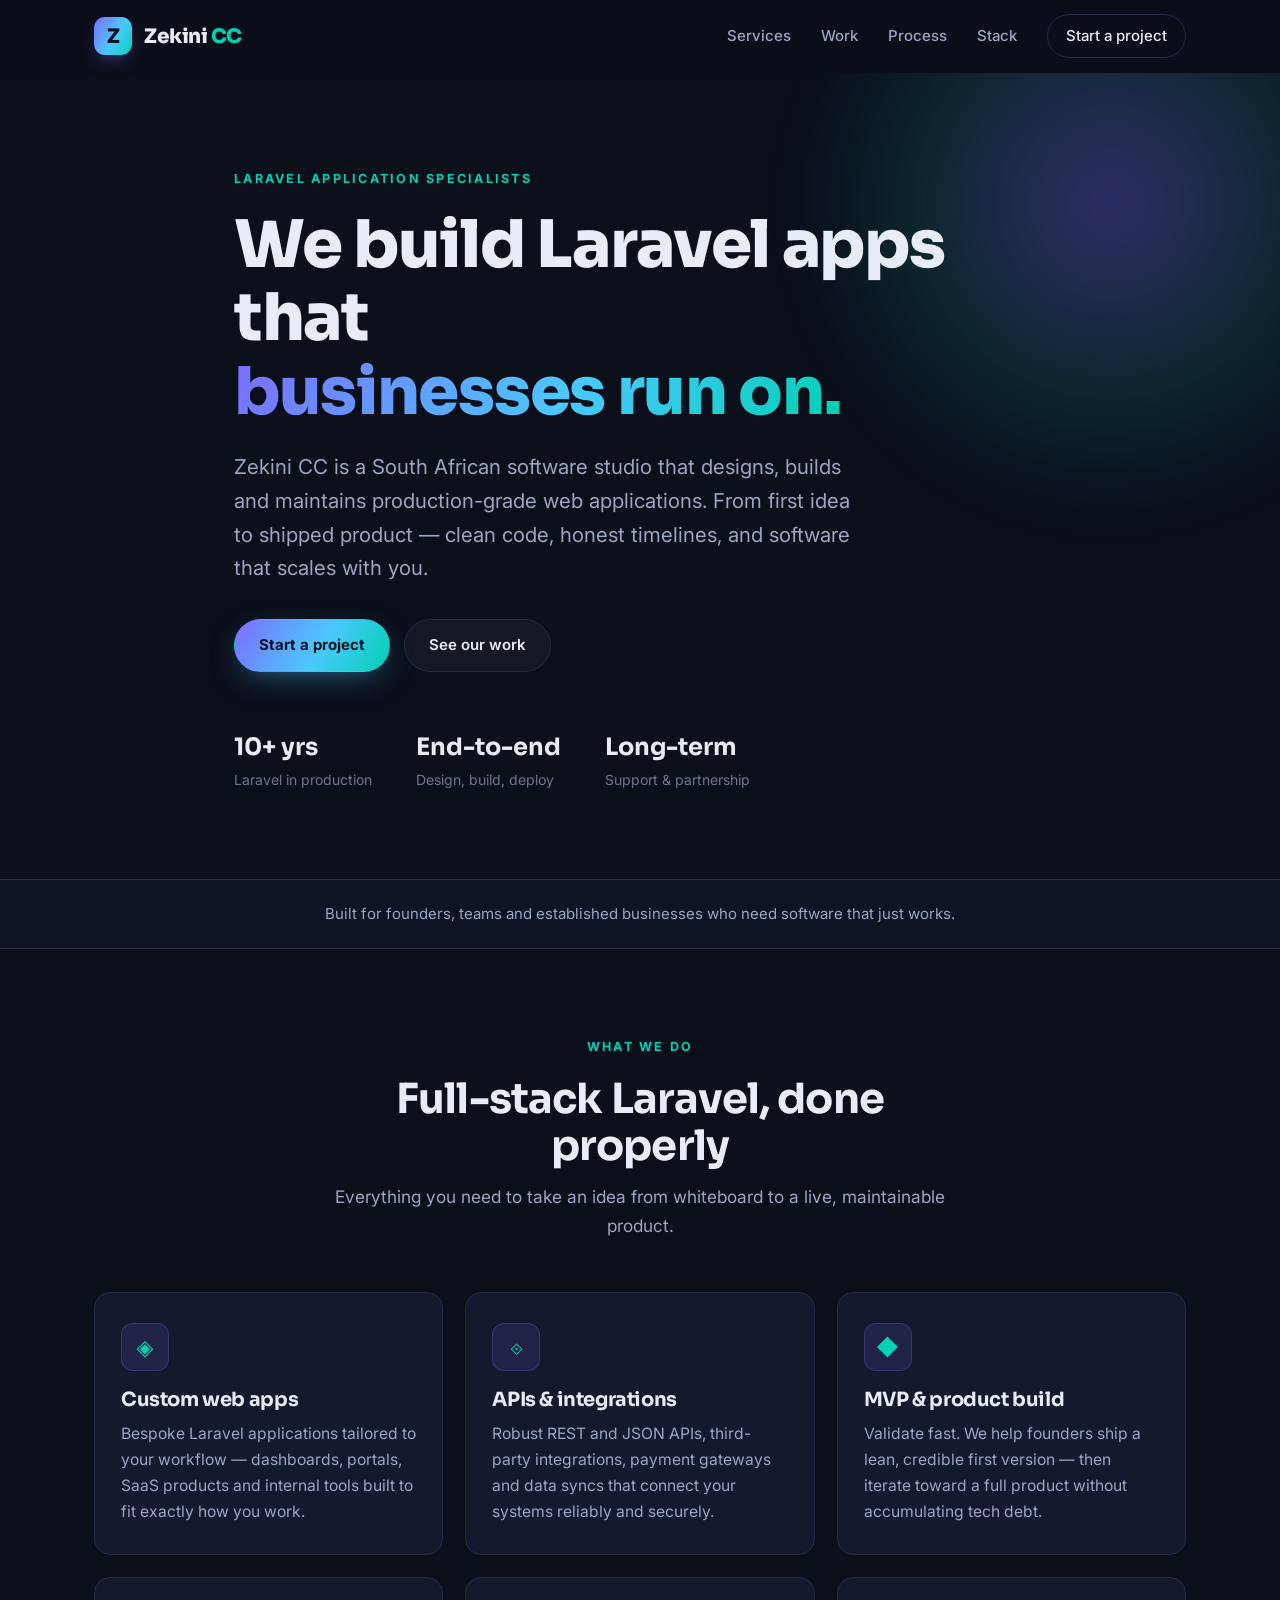
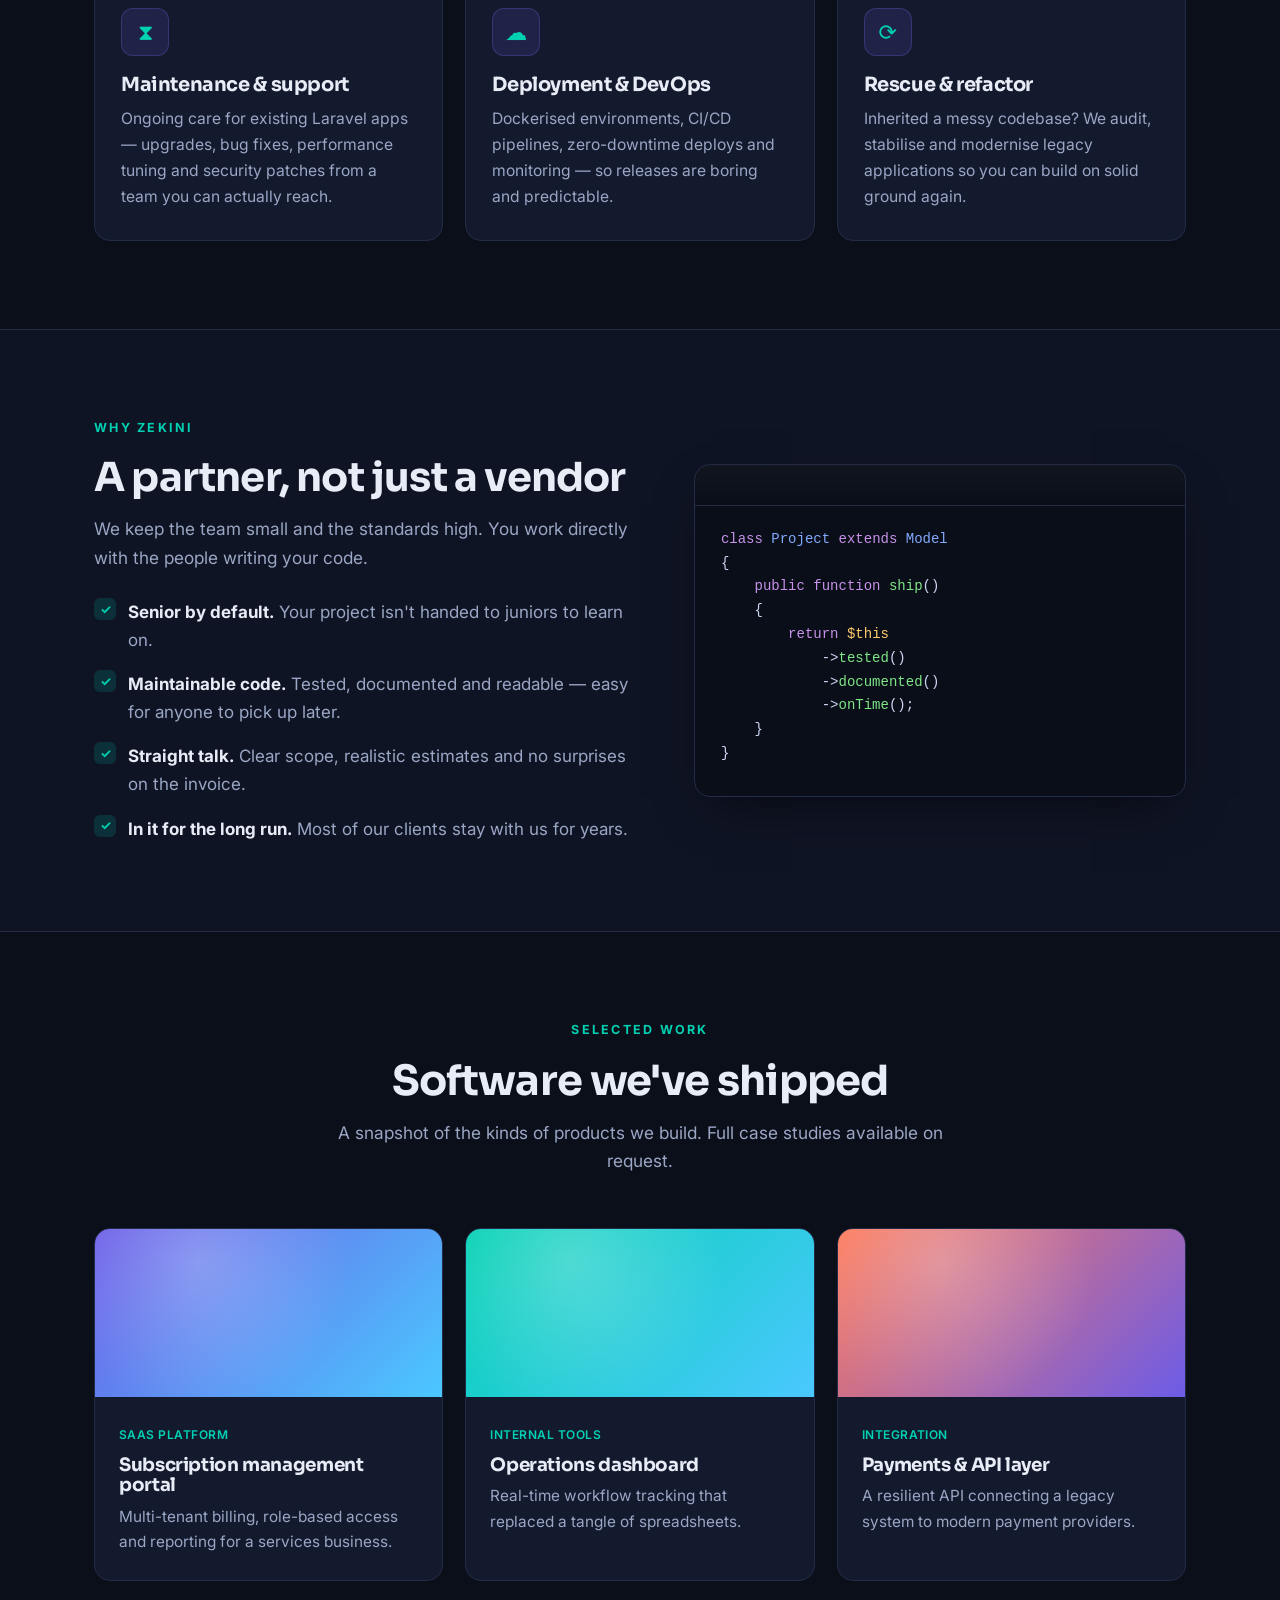
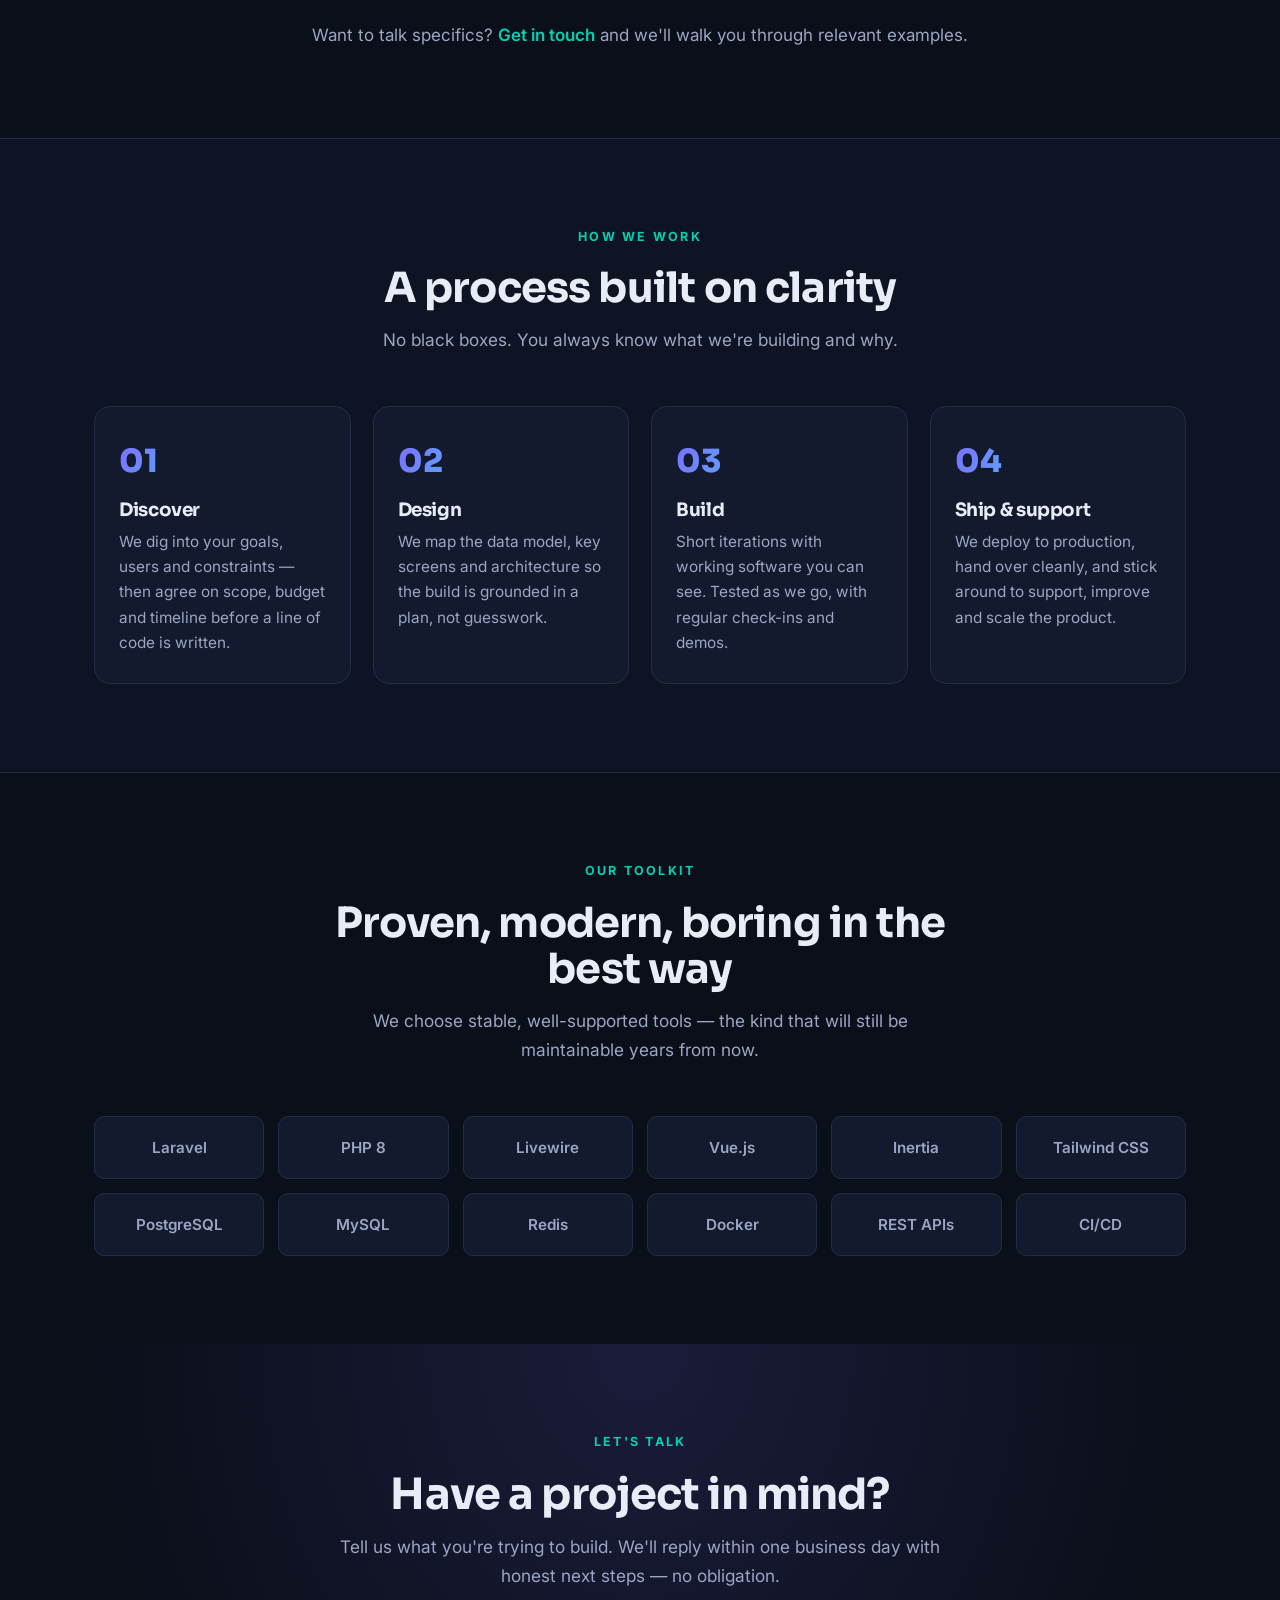
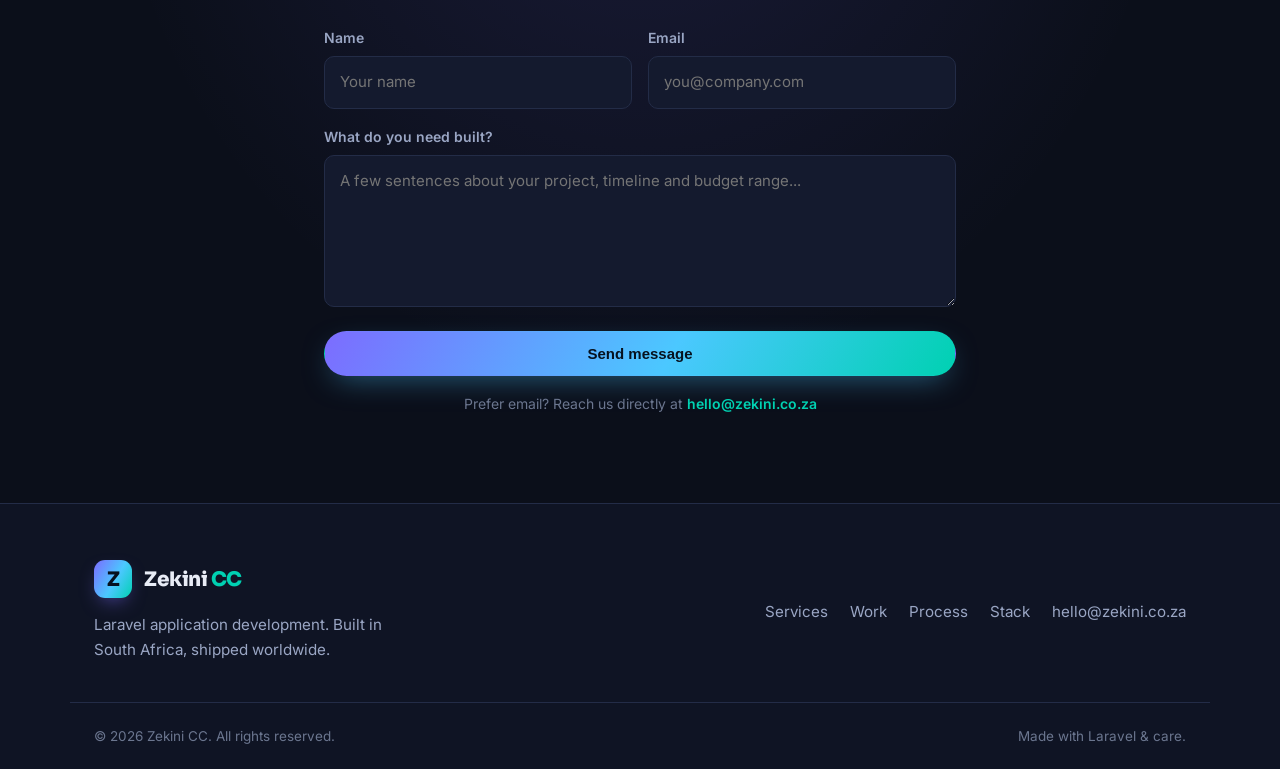
<file: index.html>
<!DOCTYPE html>
<html lang="en">
<head>
  <meta charset="UTF-8" />
  <meta name="viewport" content="width=device-width, initial-scale=1.0" />
  <title>Zekini CC — Laravel App Development</title>
  <meta name="description" content="Zekini CC builds robust, scalable web applications with Laravel. From MVP to production, we ship reliable software for growing businesses." />
  <meta name="theme-color" content="#0b0f1a" />

  <!-- Open Graph -->
  <meta property="og:title" content="Zekini CC — Laravel App Development" />
  <meta property="og:description" content="We design and build production-grade Laravel applications for growing businesses." />
  <meta property="og:type" content="website" />
  <meta property="og:url" content="https://zekini.co.za" />

  <link rel="icon" href="assets/favicon.svg" type="image/svg+xml" />
  <link rel="preconnect" href="https://fonts.googleapis.com" />
  <link rel="preconnect" href="https://fonts.gstatic.com" crossorigin />
  <link href="https://fonts.googleapis.com/css2?family=Inter:wght@400;500;600;700;800&family=Sora:wght@600;700;800&display=swap" rel="stylesheet" />
  <link rel="stylesheet" href="css/styles.css" />
</head>
<body>
  <a class="skip-link" href="#main">Skip to content</a>

  <!-- Header -->
  <header class="site-header" id="top">
    <div class="container header-inner">
      <a href="#top" class="brand" aria-label="Zekini CC home">
        <span class="brand-mark" aria-hidden="true">Z</span>
        <span class="brand-text">Zekini<span class="brand-cc">CC</span></span>
      </a>

      <nav class="nav" aria-label="Primary">
        <a href="#services">Services</a>
        <a href="#work">Work</a>
        <a href="#process">Process</a>
        <a href="#stack">Stack</a>
        <a href="#contact" class="nav-cta">Start a project</a>
      </nav>

      <button class="nav-toggle" aria-label="Toggle menu" aria-expanded="false" aria-controls="mobile-nav">
        <span></span><span></span><span></span>
      </button>
    </div>
    <div class="mobile-nav" id="mobile-nav" hidden>
      <a href="#services">Services</a>
      <a href="#work">Work</a>
      <a href="#process">Process</a>
      <a href="#stack">Stack</a>
      <a href="#contact" class="nav-cta">Start a project</a>
    </div>
  </header>

  <main id="main">
    <!-- Hero -->
    <section class="hero">
      <div class="container hero-inner">
        <p class="eyebrow">Laravel application specialists</p>
        <h1>We build Laravel apps that<br /><span class="grad">businesses run on.</span></h1>
        <p class="lede">
          Zekini CC is a South African software studio that designs, builds and maintains
          production-grade web applications. From first idea to shipped product — clean code,
          honest timelines, and software that scales with you.
        </p>
        <div class="hero-actions">
          <a href="#contact" class="btn btn-primary">Start a project</a>
          <a href="#work" class="btn btn-ghost">See our work</a>
        </div>
        <ul class="hero-stats">
          <li><strong>10+ yrs</strong><span>Laravel in production</span></li>
          <li><strong>End-to-end</strong><span>Design, build, deploy</span></li>
          <li><strong>Long-term</strong><span>Support &amp; partnership</span></li>
        </ul>
      </div>
      <div class="hero-glow" aria-hidden="true"></div>
    </section>

    <!-- Trusted / intro strip -->
    <section class="strip">
      <div class="container">
        <p>Built for founders, teams and established businesses who need software that just works.</p>
      </div>
    </section>

    <!-- Services -->
    <section class="section" id="services">
      <div class="container">
        <header class="section-head">
          <p class="eyebrow">What we do</p>
          <h2>Full-stack Laravel, done properly</h2>
          <p class="section-sub">Everything you need to take an idea from whiteboard to a live, maintainable product.</p>
        </header>

        <div class="grid grid-3">
          <article class="card">
            <div class="card-icon">◈</div>
            <h3>Custom web apps</h3>
            <p>Bespoke Laravel applications tailored to your workflow — dashboards, portals, SaaS products and internal tools built to fit exactly how you work.</p>
          </article>
          <article class="card">
            <div class="card-icon">⟐</div>
            <h3>APIs &amp; integrations</h3>
            <p>Robust REST and JSON APIs, third-party integrations, payment gateways and data syncs that connect your systems reliably and securely.</p>
          </article>
          <article class="card">
            <div class="card-icon">◆</div>
            <h3>MVP &amp; product build</h3>
            <p>Validate fast. We help founders ship a lean, credible first version — then iterate toward a full product without accumulating tech debt.</p>
          </article>
          <article class="card">
            <div class="card-icon">⧗</div>
            <h3>Maintenance &amp; support</h3>
            <p>Ongoing care for existing Laravel apps — upgrades, bug fixes, performance tuning and security patches from a team you can actually reach.</p>
          </article>
          <article class="card">
            <div class="card-icon">☁</div>
            <h3>Deployment &amp; DevOps</h3>
            <p>Dockerised environments, CI/CD pipelines, zero-downtime deploys and monitoring — so releases are boring and predictable.</p>
          </article>
          <article class="card">
            <div class="card-icon">⟳</div>
            <h3>Rescue &amp; refactor</h3>
            <p>Inherited a messy codebase? We audit, stabilise and modernise legacy applications so you can build on solid ground again.</p>
          </article>
        </div>
      </div>
    </section>

    <!-- Why us -->
    <section class="section section-alt" id="why">
      <div class="container why-inner">
        <div class="why-copy">
          <p class="eyebrow">Why Zekini</p>
          <h2>A partner, not just a vendor</h2>
          <p class="section-sub">We keep the team small and the standards high. You work directly with the people writing your code.</p>
          <ul class="check-list">
            <li><strong>Senior by default.</strong> Your project isn't handed to juniors to learn on.</li>
            <li><strong>Maintainable code.</strong> Tested, documented and readable — easy for anyone to pick up later.</li>
            <li><strong>Straight talk.</strong> Clear scope, realistic estimates and no surprises on the invoice.</li>
            <li><strong>In it for the long run.</strong> Most of our clients stay with us for years.</li>
          </ul>
        </div>
        <div class="why-panel" aria-hidden="true">
          <pre class="code-block"><span class="c-key">class</span> <span class="c-cls">Project</span> <span class="c-key">extends</span> <span class="c-cls">Model</span>
{
    <span class="c-key">public function</span> <span class="c-fn">ship</span>()
    {
        <span class="c-key">return</span> <span class="c-str">$this</span>
            -&gt;<span class="c-fn">tested</span>()
            -&gt;<span class="c-fn">documented</span>()
            -&gt;<span class="c-fn">onTime</span>();
    }
}</pre>
        </div>
      </div>
    </section>

    <!-- Work / case studies -->
    <section class="section" id="work">
      <div class="container">
        <header class="section-head">
          <p class="eyebrow">Selected work</p>
          <h2>Software we've shipped</h2>
          <p class="section-sub">A snapshot of the kinds of products we build. Full case studies available on request.</p>
        </header>

        <div class="grid grid-3">
          <article class="work-card">
            <div class="work-thumb work-thumb-1" aria-hidden="true"></div>
            <div class="work-body">
              <span class="tag">SaaS platform</span>
              <h3>Subscription management portal</h3>
              <p>Multi-tenant billing, role-based access and reporting for a services business.</p>
            </div>
          </article>
          <article class="work-card">
            <div class="work-thumb work-thumb-2" aria-hidden="true"></div>
            <div class="work-body">
              <span class="tag">Internal tools</span>
              <h3>Operations dashboard</h3>
              <p>Real-time workflow tracking that replaced a tangle of spreadsheets.</p>
            </div>
          </article>
          <article class="work-card">
            <div class="work-thumb work-thumb-3" aria-hidden="true"></div>
            <div class="work-body">
              <span class="tag">Integration</span>
              <h3>Payments &amp; API layer</h3>
              <p>A resilient API connecting a legacy system to modern payment providers.</p>
            </div>
          </article>
        </div>

        <p class="work-note">Want to talk specifics? <a href="#contact">Get in touch</a> and we'll walk you through relevant examples.</p>
      </div>
    </section>

    <!-- Process -->
    <section class="section section-alt" id="process">
      <div class="container">
        <header class="section-head">
          <p class="eyebrow">How we work</p>
          <h2>A process built on clarity</h2>
          <p class="section-sub">No black boxes. You always know what we're building and why.</p>
        </header>

        <ol class="steps">
          <li>
            <span class="step-num">01</span>
            <h3>Discover</h3>
            <p>We dig into your goals, users and constraints — then agree on scope, budget and timeline before a line of code is written.</p>
          </li>
          <li>
            <span class="step-num">02</span>
            <h3>Design</h3>
            <p>We map the data model, key screens and architecture so the build is grounded in a plan, not guesswork.</p>
          </li>
          <li>
            <span class="step-num">03</span>
            <h3>Build</h3>
            <p>Short iterations with working software you can see. Tested as we go, with regular check-ins and demos.</p>
          </li>
          <li>
            <span class="step-num">04</span>
            <h3>Ship &amp; support</h3>
            <p>We deploy to production, hand over cleanly, and stick around to support, improve and scale the product.</p>
          </li>
        </ol>
      </div>
    </section>

    <!-- Stack -->
    <section class="section" id="stack">
      <div class="container">
        <header class="section-head">
          <p class="eyebrow">Our toolkit</p>
          <h2>Proven, modern, boring in the best way</h2>
          <p class="section-sub">We choose stable, well-supported tools — the kind that will still be maintainable years from now.</p>
        </header>

        <ul class="stack-grid">
          <li>Laravel</li>
          <li>PHP 8</li>
          <li>Livewire</li>
          <li>Vue.js</li>
          <li>Inertia</li>
          <li>Tailwind CSS</li>
          <li>PostgreSQL</li>
          <li>MySQL</li>
          <li>Redis</li>
          <li>Docker</li>
          <li>REST APIs</li>
          <li>CI/CD</li>
        </ul>
      </div>
    </section>

    <!-- CTA / Contact -->
    <section class="section cta" id="contact">
      <div class="container cta-inner">
        <p class="eyebrow">Let's talk</p>
        <h2>Have a project in mind?</h2>
        <p class="section-sub">Tell us what you're trying to build. We'll reply within one business day with honest next steps — no obligation.</p>

        <form class="contact-form" action="https://formspree.io/f/your-form-id" method="POST" novalidate>
          <div class="form-row">
            <label>
              <span>Name</span>
              <input type="text" name="name" required autocomplete="name" placeholder="Your name" />
            </label>
            <label>
              <span>Email</span>
              <input type="email" name="email" required autocomplete="email" placeholder="you@company.com" />
            </label>
          </div>
          <label>
            <span>What do you need built?</span>
            <textarea name="message" rows="5" required placeholder="A few sentences about your project, timeline and budget range..."></textarea>
          </label>
          <button type="submit" class="btn btn-primary btn-block">Send message</button>
          <p class="form-note">Prefer email? Reach us directly at <a href="mailto:hello@zekini.co.za">hello@zekini.co.za</a></p>
        </form>
      </div>
    </section>
  </main>

  <!-- Footer -->
  <footer class="site-footer">
    <div class="container footer-inner">
      <div class="footer-brand">
        <a href="#top" class="brand" aria-label="Zekini CC home">
          <span class="brand-mark" aria-hidden="true">Z</span>
          <span class="brand-text">Zekini<span class="brand-cc">CC</span></span>
        </a>
        <p>Laravel application development. Built in South Africa, shipped worldwide.</p>
      </div>
      <nav class="footer-nav" aria-label="Footer">
        <a href="#services">Services</a>
        <a href="#work">Work</a>
        <a href="#process">Process</a>
        <a href="#stack">Stack</a>
        <a href="mailto:hello@zekini.co.za">hello@zekini.co.za</a>
      </nav>
    </div>
    <div class="container footer-bottom">
      <p>&copy; <span id="year">2026</span> Zekini CC. All rights reserved.</p>
      <p>Made with Laravel &amp; care.</p>
    </div>
  </footer>

  <script src="js/main.js"></script>
</body>
</html>
</file>
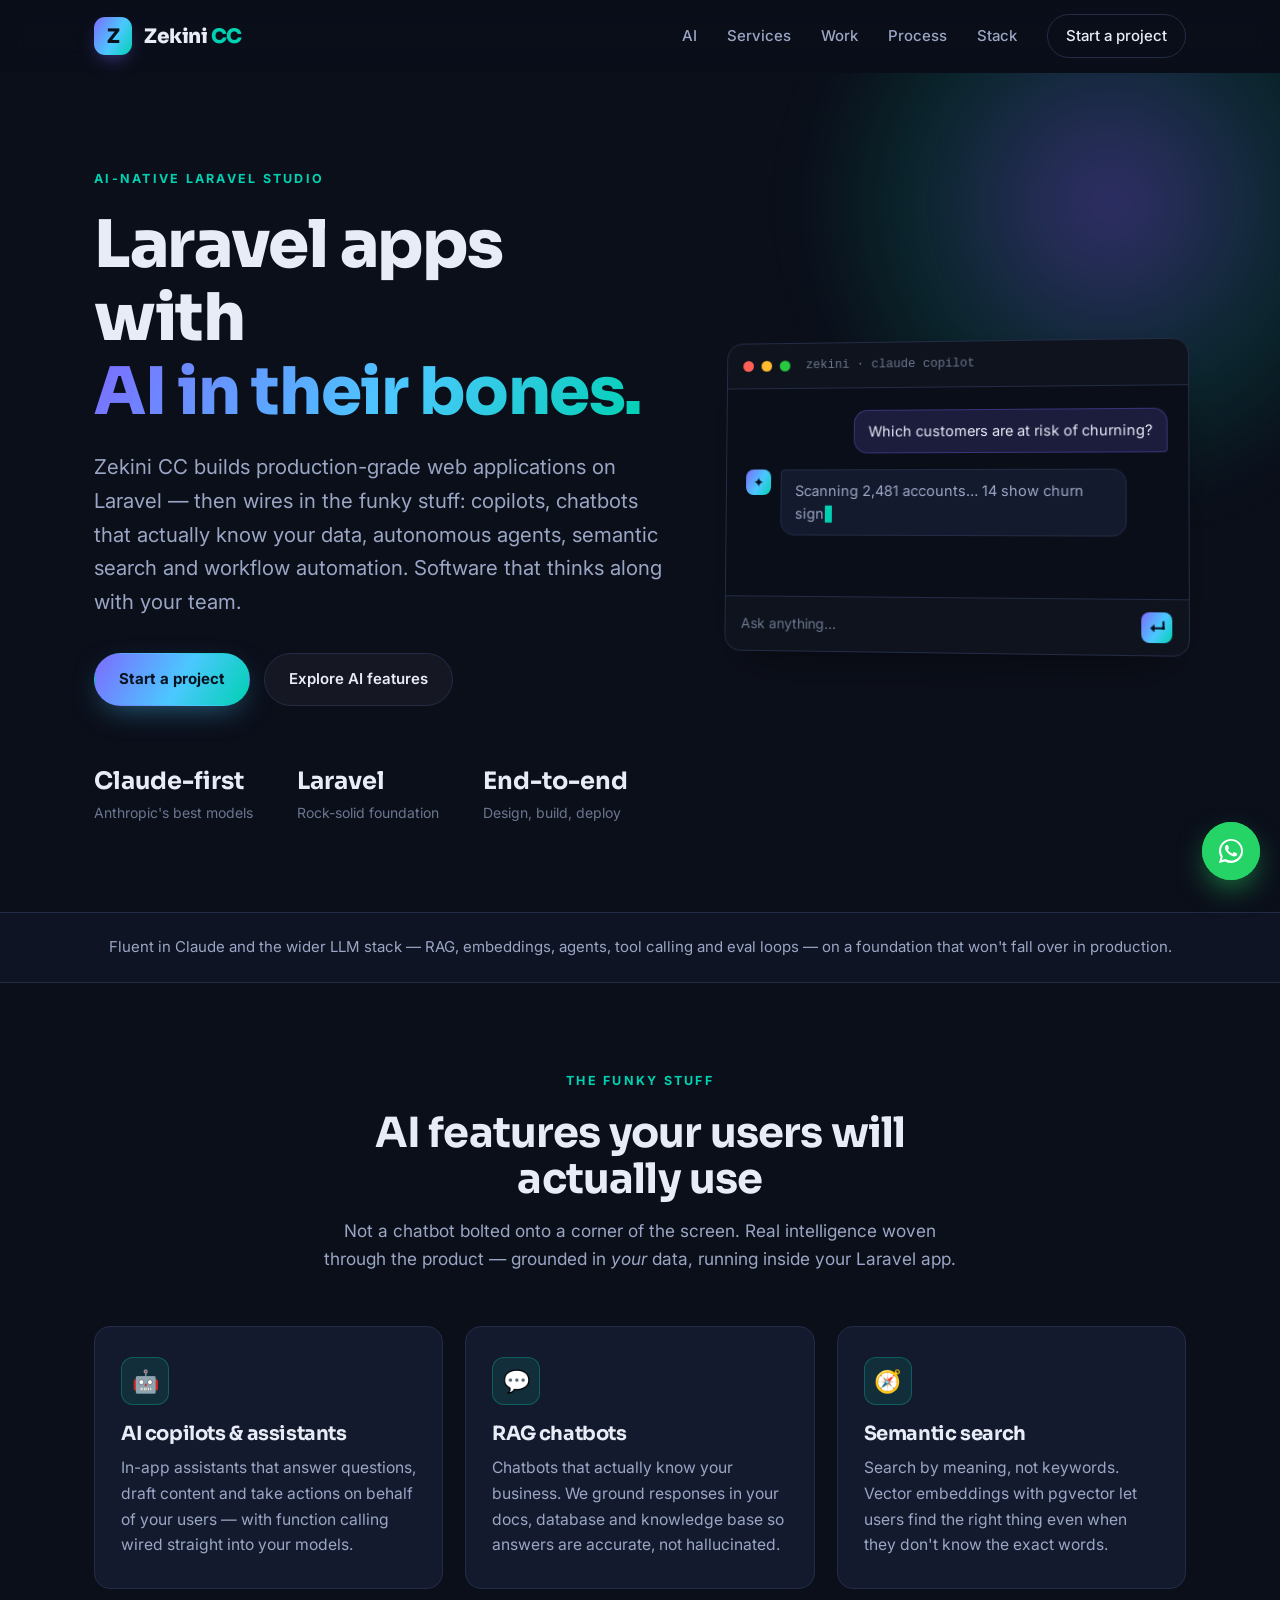
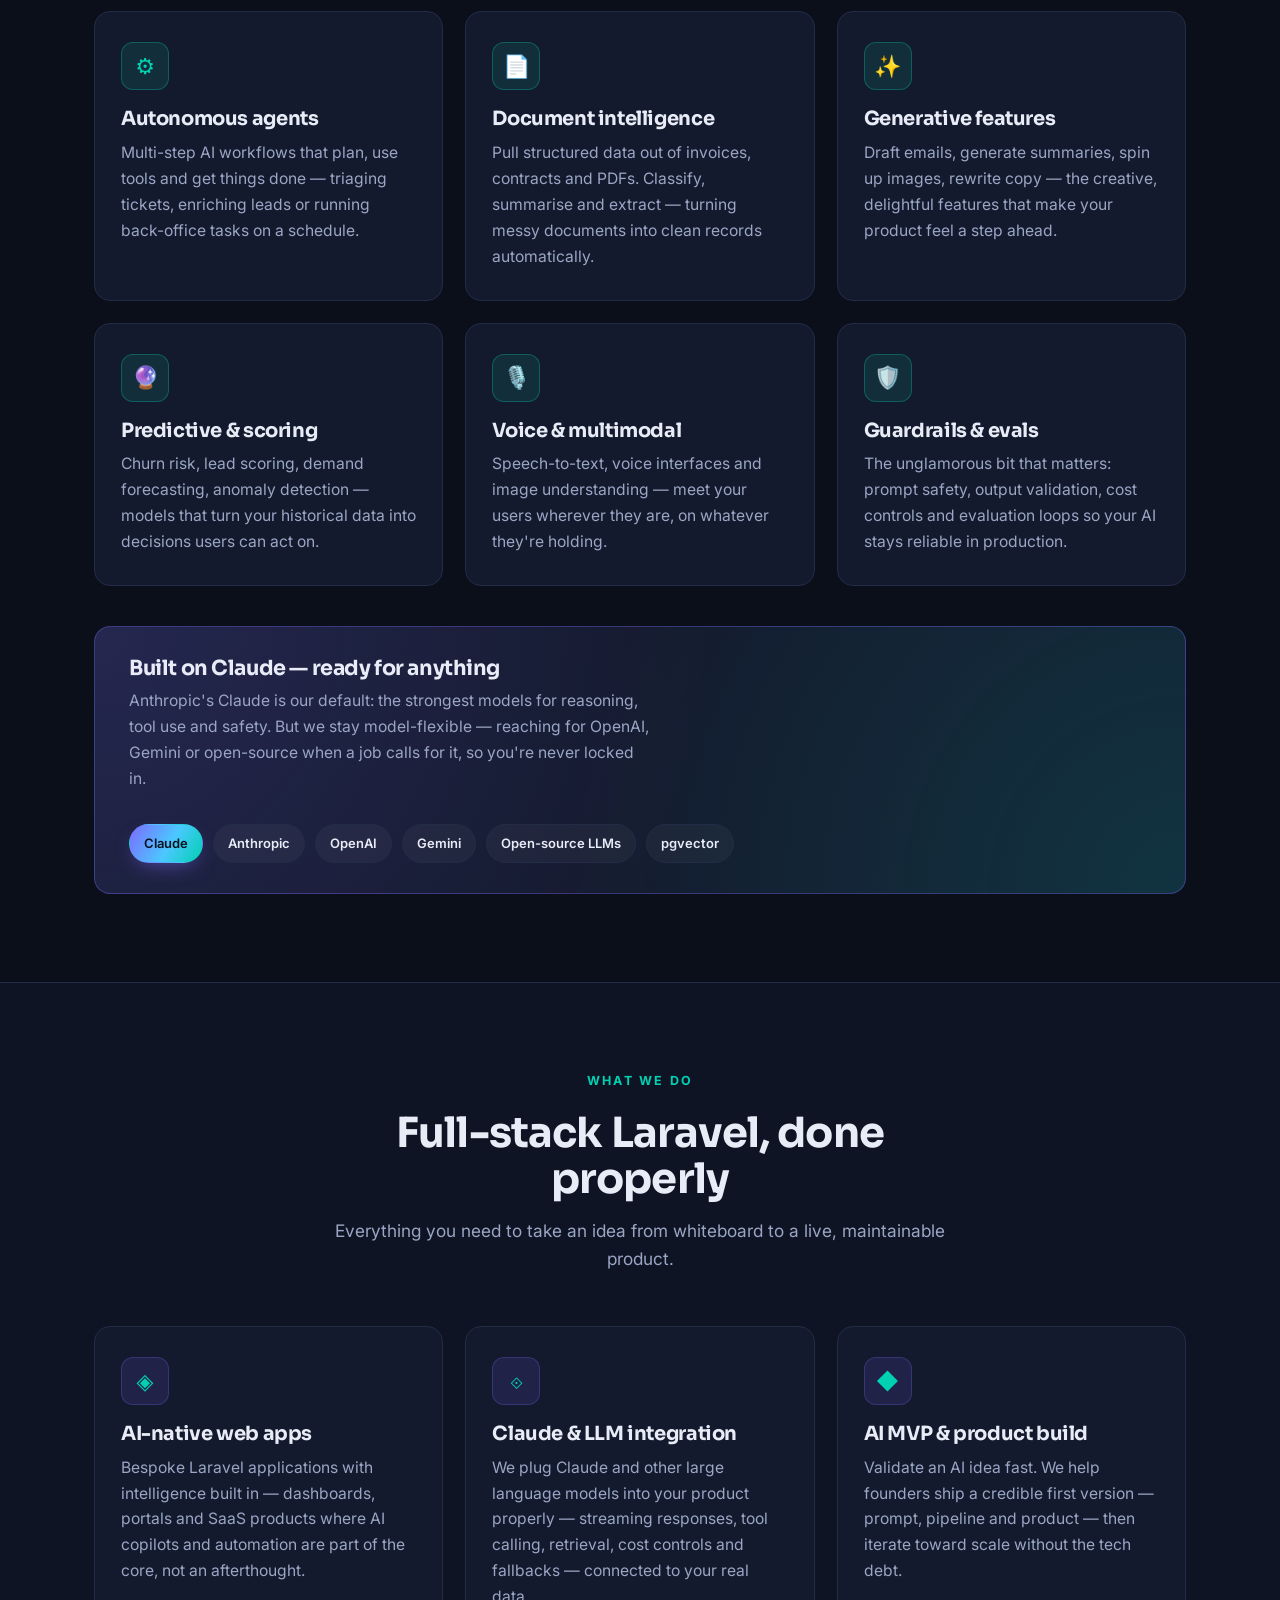
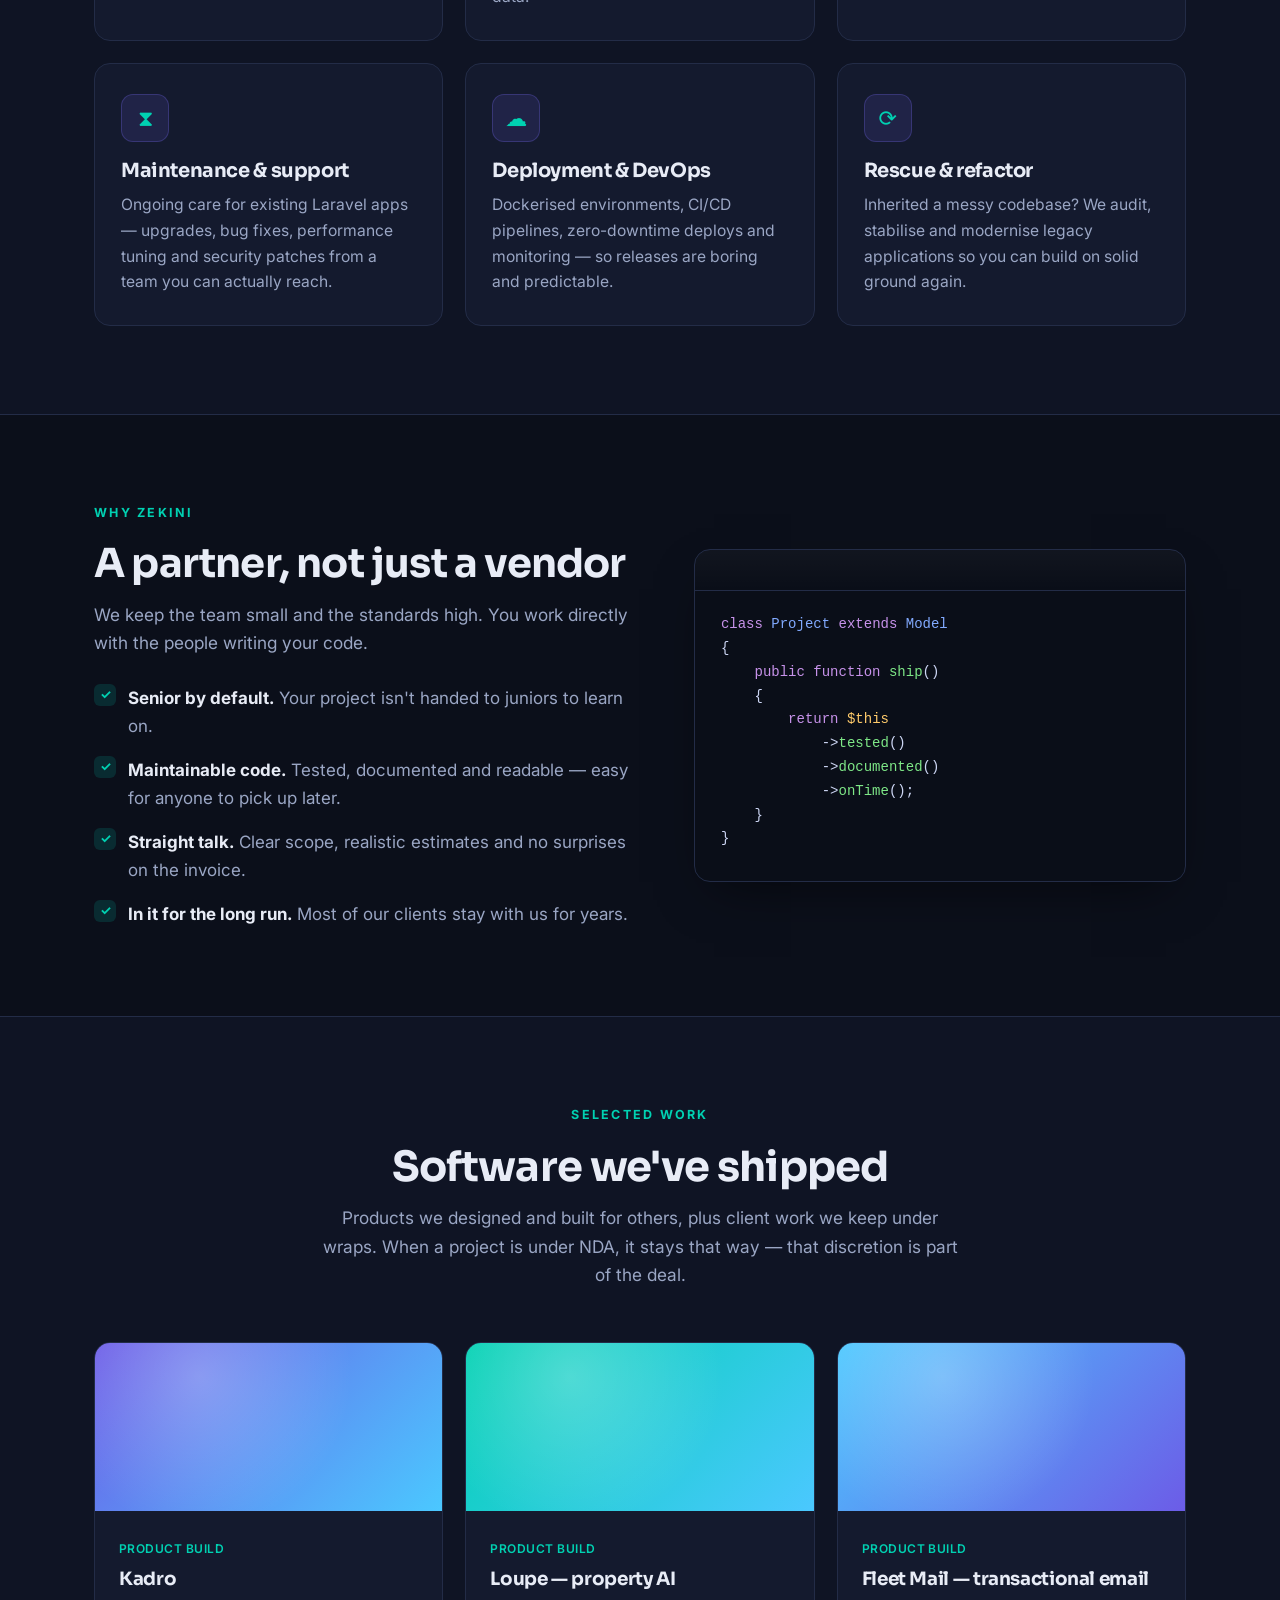
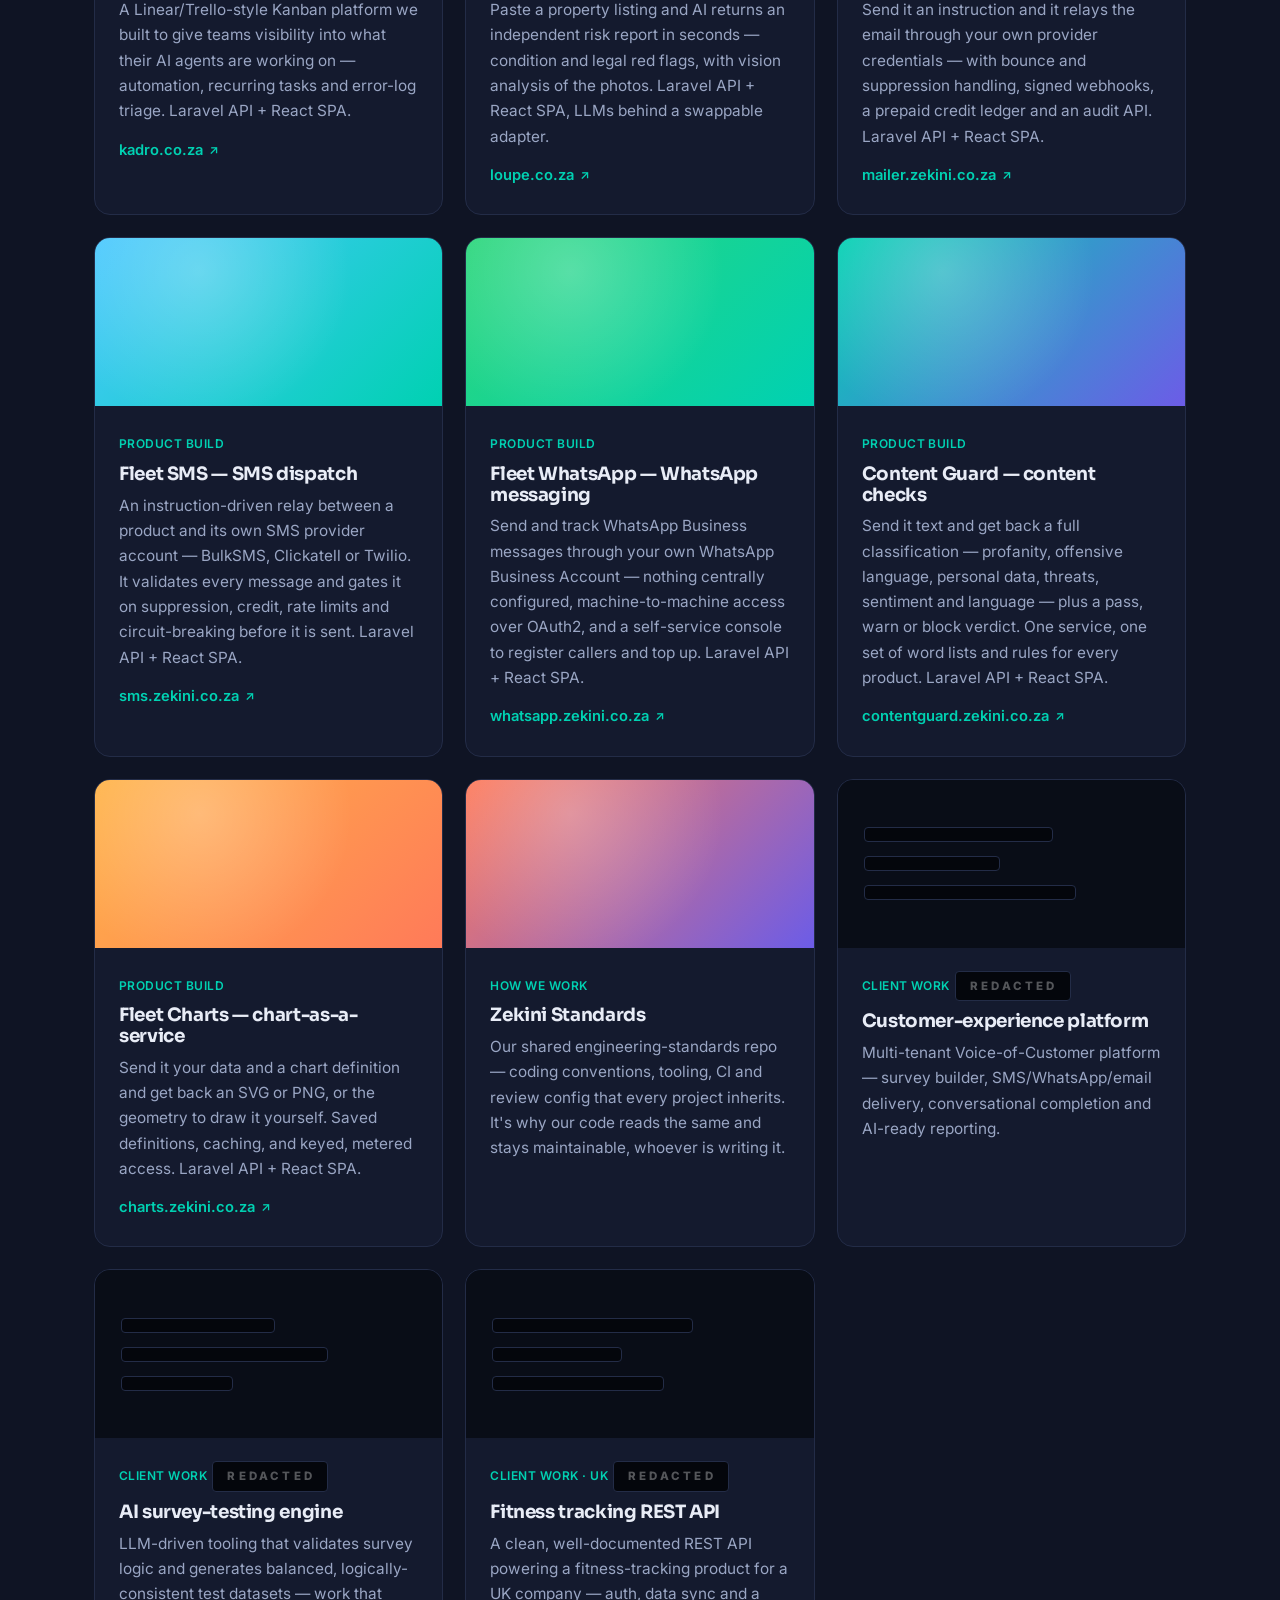
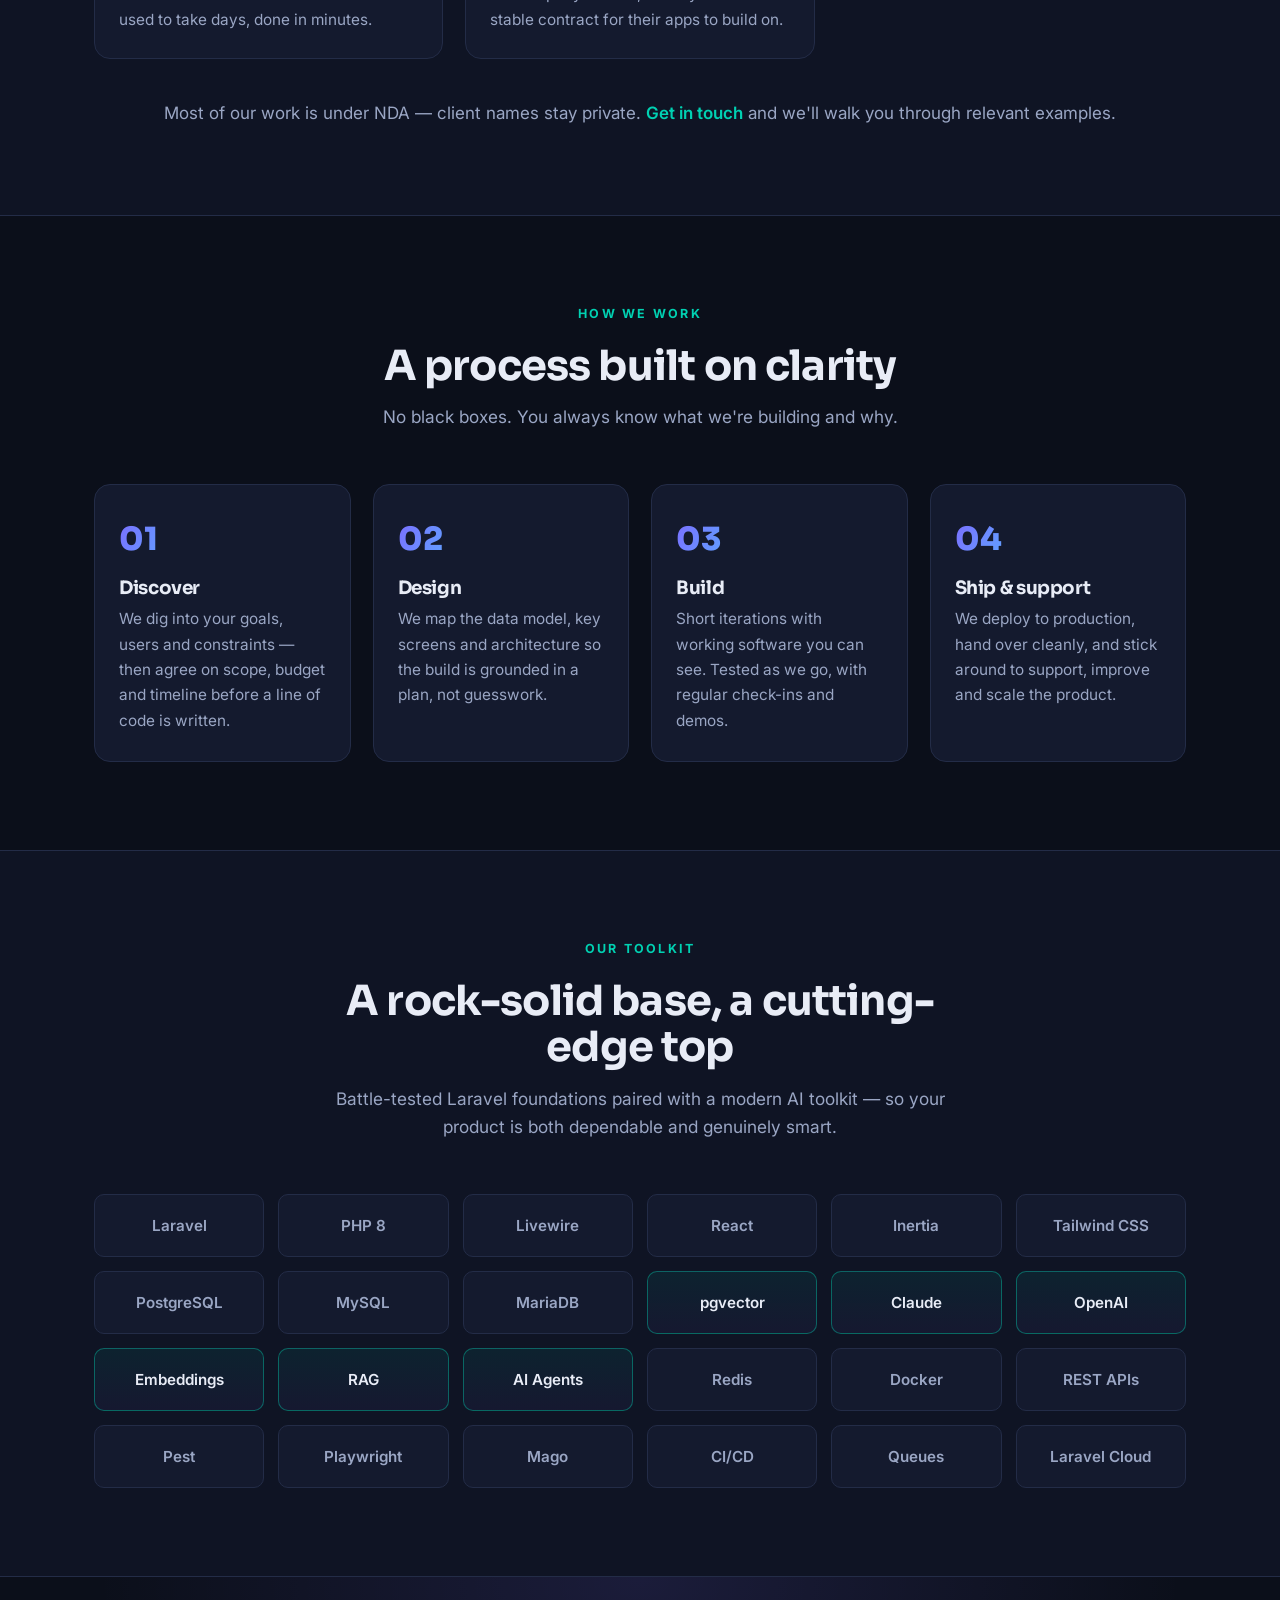
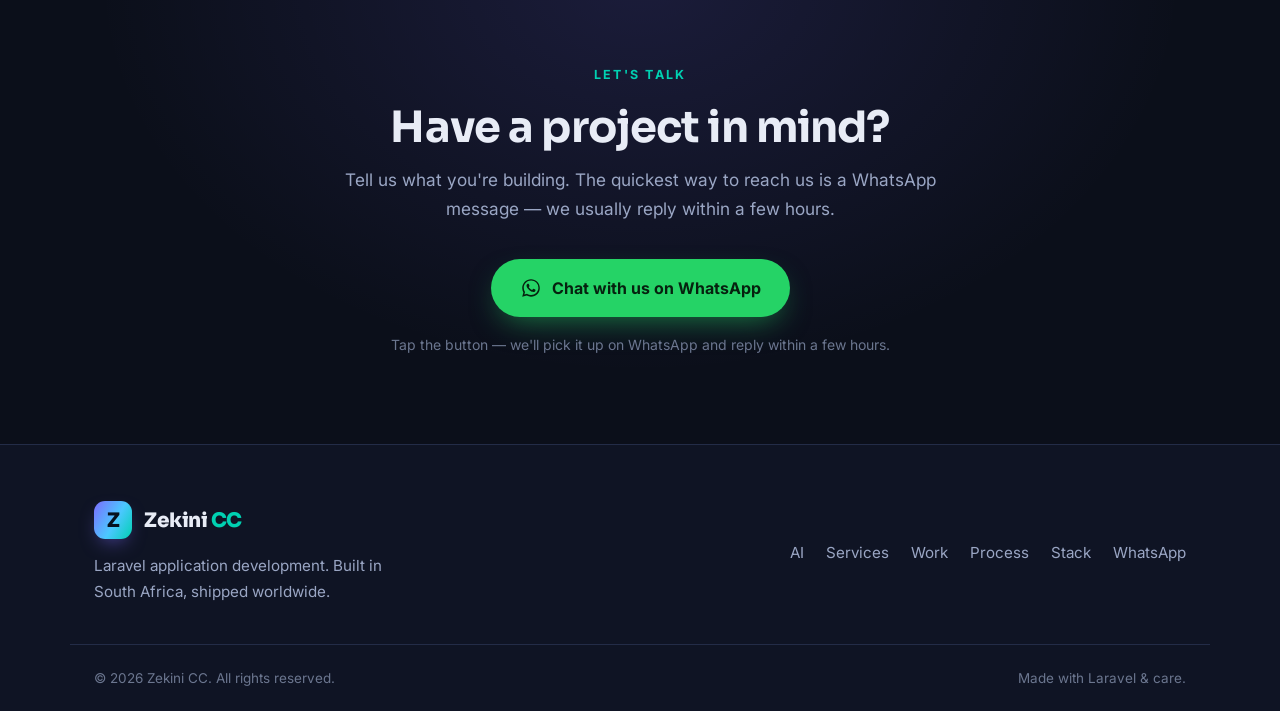
<file: public/index.html>
<!DOCTYPE html>
<html lang="en">
<head>
  <meta charset="UTF-8" />
  <meta name="viewport" content="width=device-width, initial-scale=1.0" />
  <title>Zekini CC — AI-Driven Laravel App Development</title>
  <meta name="description" content="Zekini CC builds AI-native web applications with Laravel — copilots, RAG chatbots, LLM agents, semantic search and automation baked in. From MVP to production." />
  <meta name="theme-color" content="#0b0f1a" />

  <!-- Open Graph -->
  <meta property="og:title" content="Zekini CC — AI-Driven Laravel App Development" />
  <meta property="og:description" content="We design and build AI-native Laravel applications — copilots, agents, RAG and automation for growing businesses." />
  <meta property="og:type" content="website" />
  <meta property="og:url" content="https://zekini.co.za" />

  <link rel="icon" href="assets/favicon.svg" type="image/svg+xml" />
  <!-- Browsers and crawlers that ignore the SVG fetch /favicon.ico blind, and
       used to be answered with 23KB of homepage at status 200. -->
  <link rel="icon" href="/favicon.ico" sizes="any" />
  <link rel="preconnect" href="https://fonts.googleapis.com" />
  <link rel="preconnect" href="https://fonts.gstatic.com" crossorigin />
  <link href="https://fonts.googleapis.com/css2?family=Inter:wght@400;500;600;700;800&family=Sora:wght@600;700;800&display=swap" rel="stylesheet" />
  <link rel="stylesheet" href="css/styles.css" />
</head>
<body>
  <a class="skip-link" href="#main">Skip to content</a>

  <!-- Header -->
  <header class="site-header" id="top">
    <div class="container header-inner">
      <a href="#top" class="brand" aria-label="Zekini CC home">
        <span class="brand-mark" aria-hidden="true">Z</span>
        <span class="brand-text">Zekini<span class="brand-cc">CC</span></span>
      </a>

      <nav class="nav" aria-label="Primary">
        <a href="#ai">AI</a>
        <a href="#services">Services</a>
        <a href="#work">Work</a>
        <a href="#process">Process</a>
        <a href="#stack">Stack</a>
        <a href="#contact" class="nav-cta">Start a project</a>
      </nav>

      <button class="nav-toggle" aria-label="Toggle menu" aria-expanded="false" aria-controls="mobile-nav">
        <span></span><span></span><span></span>
      </button>
    </div>
    <div class="mobile-nav" id="mobile-nav" hidden>
      <a href="#ai">AI</a>
      <a href="#services">Services</a>
      <a href="#work">Work</a>
      <a href="#process">Process</a>
      <a href="#stack">Stack</a>
      <a href="#contact" class="nav-cta">Start a project</a>
    </div>
  </header>

  <main id="main">
    <!-- Hero -->
    <section class="hero">
      <div class="container hero-inner hero-grid">
        <div class="hero-copy">
          <p class="eyebrow">AI-native Laravel studio</p>
          <h1>Laravel apps with<br /><span class="grad">AI in their bones.</span></h1>
          <p class="lede">
            Zekini CC builds production-grade web applications on Laravel — then wires in the
            funky stuff: copilots, chatbots that actually know your data, autonomous agents,
            semantic search and workflow automation. Software that thinks along with your team.
          </p>
          <div class="hero-actions">
            <a href="#contact" class="btn btn-primary">Start a project</a>
            <a href="#ai" class="btn btn-ghost">Explore AI features</a>
          </div>
          <ul class="hero-stats">
            <li><strong>Claude-first</strong><span>Anthropic's best models</span></li>
            <li><strong>Laravel</strong><span>Rock-solid foundation</span></li>
            <li><strong>End-to-end</strong><span>Design, build, deploy</span></li>
          </ul>
        </div>

        <!-- Funky animated AI copilot demo -->
        <div class="hero-demo" aria-hidden="true">
          <div class="demo-window">
            <div class="demo-bar">
              <span class="dot dot-r"></span><span class="dot dot-y"></span><span class="dot dot-g"></span>
              <span class="demo-title">zekini · claude copilot</span>
            </div>
            <div class="demo-body" id="demo-body">
              <div class="msg msg-user"><span>Which customers are at risk of churning?</span></div>
              <div class="msg msg-ai">
                <span class="msg-avatar">✦</span>
                <span class="msg-text" id="demo-typing"></span>
              </div>
            </div>
            <div class="demo-input">
              <span class="demo-caret">Ask anything…</span>
              <span class="demo-send">↵</span>
            </div>
          </div>
        </div>
      </div>
      <div class="hero-glow" aria-hidden="true"></div>
    </section>

    <!-- Trusted / intro strip -->
    <section class="strip">
      <div class="container">
        <p>Fluent in Claude and the wider LLM stack — RAG, embeddings, agents, tool calling and eval loops — on a foundation that won't fall over in production.</p>
      </div>
    </section>

    <!-- AI capabilities -->
    <section class="section" id="ai">
      <div class="container">
        <header class="section-head">
          <p class="eyebrow">The funky stuff</p>
          <h2>AI features your users will actually use</h2>
          <p class="section-sub">Not a chatbot bolted onto a corner of the screen. Real intelligence woven through the product — grounded in <em>your</em> data, running inside your Laravel app.</p>
        </header>

        <div class="grid grid-3 ai-grid">
          <article class="card ai-card">
            <div class="card-icon">🤖</div>
            <h3>AI copilots &amp; assistants</h3>
            <p>In-app assistants that answer questions, draft content and take actions on behalf of your users — with function calling wired straight into your models.</p>
          </article>
          <article class="card ai-card">
            <div class="card-icon">💬</div>
            <h3>RAG chatbots</h3>
            <p>Chatbots that actually know your business. We ground responses in your docs, database and knowledge base so answers are accurate, not hallucinated.</p>
          </article>
          <article class="card ai-card">
            <div class="card-icon">🧭</div>
            <h3>Semantic search</h3>
            <p>Search by meaning, not keywords. Vector embeddings with pgvector let users find the right thing even when they don't know the exact words.</p>
          </article>
          <article class="card ai-card">
            <div class="card-icon">⚙️</div>
            <h3>Autonomous agents</h3>
            <p>Multi-step AI workflows that plan, use tools and get things done — triaging tickets, enriching leads or running back-office tasks on a schedule.</p>
          </article>
          <article class="card ai-card">
            <div class="card-icon">📄</div>
            <h3>Document intelligence</h3>
            <p>Pull structured data out of invoices, contracts and PDFs. Classify, summarise and extract — turning messy documents into clean records automatically.</p>
          </article>
          <article class="card ai-card">
            <div class="card-icon">✨</div>
            <h3>Generative features</h3>
            <p>Draft emails, generate summaries, spin up images, rewrite copy — the creative, delightful features that make your product feel a step ahead.</p>
          </article>
          <article class="card ai-card">
            <div class="card-icon">🔮</div>
            <h3>Predictive &amp; scoring</h3>
            <p>Churn risk, lead scoring, demand forecasting, anomaly detection — models that turn your historical data into decisions users can act on.</p>
          </article>
          <article class="card ai-card">
            <div class="card-icon">🎙️</div>
            <h3>Voice &amp; multimodal</h3>
            <p>Speech-to-text, voice interfaces and image understanding — meet your users wherever they are, on whatever they're holding.</p>
          </article>
          <article class="card ai-card">
            <div class="card-icon">🛡️</div>
            <h3>Guardrails &amp; evals</h3>
            <p>The unglamorous bit that matters: prompt safety, output validation, cost controls and evaluation loops so your AI stays reliable in production.</p>
          </article>
        </div>

        <div class="ai-banner">
          <div class="ai-banner-text">
            <h3>Built on Claude — ready for anything</h3>
            <p>Anthropic's Claude is our default: the strongest models for reasoning, tool use and safety. But we stay model-flexible — reaching for OpenAI, Gemini or open-source when a job calls for it, so you're never locked in.</p>
          </div>
          <ul class="ai-chip-row">
            <li class="chip-primary">Claude</li>
            <li>Anthropic</li>
            <li>OpenAI</li>
            <li>Gemini</li>
            <li>Open-source LLMs</li>
            <li>pgvector</li>
          </ul>
        </div>
      </div>
    </section>

    <!-- Services -->
    <section class="section section-alt" id="services">
      <div class="container">
        <header class="section-head">
          <p class="eyebrow">What we do</p>
          <h2>Full-stack Laravel, done properly</h2>
          <p class="section-sub">Everything you need to take an idea from whiteboard to a live, maintainable product.</p>
        </header>

        <div class="grid grid-3">
          <article class="card">
            <div class="card-icon">◈</div>
            <h3>AI-native web apps</h3>
            <p>Bespoke Laravel applications with intelligence built in — dashboards, portals and SaaS products where AI copilots and automation are part of the core, not an afterthought.</p>
          </article>
          <article class="card">
            <div class="card-icon">⟐</div>
            <h3>Claude &amp; LLM integration</h3>
            <p>We plug Claude and other large language models into your product properly — streaming responses, tool calling, retrieval, cost controls and fallbacks — connected to your real data.</p>
          </article>
          <article class="card">
            <div class="card-icon">◆</div>
            <h3>AI MVP &amp; product build</h3>
            <p>Validate an AI idea fast. We help founders ship a credible first version — prompt, pipeline and product — then iterate toward scale without the tech debt.</p>
          </article>
          <article class="card">
            <div class="card-icon">⧗</div>
            <h3>Maintenance &amp; support</h3>
            <p>Ongoing care for existing Laravel apps — upgrades, bug fixes, performance tuning and security patches from a team you can actually reach.</p>
          </article>
          <article class="card">
            <div class="card-icon">☁</div>
            <h3>Deployment &amp; DevOps</h3>
            <p>Dockerised environments, CI/CD pipelines, zero-downtime deploys and monitoring — so releases are boring and predictable.</p>
          </article>
          <article class="card">
            <div class="card-icon">⟳</div>
            <h3>Rescue &amp; refactor</h3>
            <p>Inherited a messy codebase? We audit, stabilise and modernise legacy applications so you can build on solid ground again.</p>
          </article>
        </div>
      </div>
    </section>

    <!-- Why us -->
    <section class="section" id="why">
      <div class="container why-inner">
        <div class="why-copy">
          <p class="eyebrow">Why Zekini</p>
          <h2>A partner, not just a vendor</h2>
          <p class="section-sub">We keep the team small and the standards high. You work directly with the people writing your code.</p>
          <ul class="check-list">
            <li><strong>Senior by default.</strong> Your project isn't handed to juniors to learn on.</li>
            <li><strong>Maintainable code.</strong> Tested, documented and readable — easy for anyone to pick up later.</li>
            <li><strong>Straight talk.</strong> Clear scope, realistic estimates and no surprises on the invoice.</li>
            <li><strong>In it for the long run.</strong> Most of our clients stay with us for years.</li>
          </ul>
        </div>
        <div class="why-panel" aria-hidden="true">
          <pre class="code-block"><span class="c-key">class</span> <span class="c-cls">Project</span> <span class="c-key">extends</span> <span class="c-cls">Model</span>
{
    <span class="c-key">public function</span> <span class="c-fn">ship</span>()
    {
        <span class="c-key">return</span> <span class="c-str">$this</span>
            -&gt;<span class="c-fn">tested</span>()
            -&gt;<span class="c-fn">documented</span>()
            -&gt;<span class="c-fn">onTime</span>();
    }
}</pre>
        </div>
      </div>
    </section>

    <!-- Work / case studies -->
    <section class="section section-alt" id="work">
      <div class="container">
        <header class="section-head">
          <p class="eyebrow">Selected work</p>
          <h2>Software we've shipped</h2>
          <p class="section-sub">Products we designed and built for others, plus client work we keep under wraps. When a project is under NDA, it stays that way — that discretion is part of the deal.</p>
        </header>

        <div class="grid grid-3">
          <article class="work-card">
            <div class="work-thumb work-thumb-1" aria-hidden="true"></div>
            <div class="work-body">
              <span class="tag">Product build</span>
              <h3>Kadro</h3>
              <p>A Linear/Trello-style Kanban platform we built to give teams visibility into what their AI agents are working on — automation, recurring tasks and error-log triage. Laravel API + React SPA.</p>
              <a class="work-link" href="https://kadro.co.za" target="_blank" rel="noopener">kadro.co.za<span class="work-link-arrow" aria-hidden="true">↗</span></a>
            </div>
          </article>
          <article class="work-card">
            <div class="work-thumb work-thumb-2" aria-hidden="true"></div>
            <div class="work-body">
              <span class="tag">Product build</span>
              <h3>Loupe — property AI</h3>
              <p>Paste a property listing and AI returns an independent risk report in seconds — condition and legal red flags, with vision analysis of the photos. Laravel API + React SPA, LLMs behind a swappable adapter.</p>
              <a class="work-link" href="https://loupe.co.za" target="_blank" rel="noopener">loupe.co.za<span class="work-link-arrow" aria-hidden="true">↗</span></a>
            </div>
          </article>
          <article class="work-card">
            <div class="work-thumb work-thumb-4" aria-hidden="true"></div>
            <div class="work-body">
              <span class="tag">Product build</span>
              <h3>Fleet Mail — transactional email</h3>
              <p>Send it an instruction and it relays the email through your own provider credentials — with bounce and suppression handling, signed webhooks, a prepaid credit ledger and an audit API. Laravel API + React SPA.</p>
              <a class="work-link" href="https://mailer.zekini.co.za" target="_blank" rel="noopener">mailer.zekini.co.za<span class="work-link-arrow" aria-hidden="true">↗</span></a>
            </div>
          </article>
          <article class="work-card">
            <div class="work-thumb work-thumb-7" aria-hidden="true"></div>
            <div class="work-body">
              <span class="tag">Product build</span>
              <h3>Fleet SMS — SMS dispatch</h3>
              <p>An instruction-driven relay between a product and its own SMS provider account — BulkSMS, Clickatell or Twilio. It validates every message and gates it on suppression, credit, rate limits and circuit-breaking before it is sent. Laravel API + React SPA.</p>
              <a class="work-link" href="https://sms.zekini.co.za" target="_blank" rel="noopener">sms.zekini.co.za<span class="work-link-arrow" aria-hidden="true">↗</span></a>
            </div>
          </article>
          <article class="work-card">
            <div class="work-thumb work-thumb-8" aria-hidden="true"></div>
            <div class="work-body">
              <span class="tag">Product build</span>
              <h3>Fleet WhatsApp — WhatsApp messaging</h3>
              <p>Send and track WhatsApp Business messages through your own WhatsApp Business Account — nothing centrally configured, machine-to-machine access over OAuth2, and a self-service console to register callers and top up. Laravel API + React SPA.</p>
              <a class="work-link" href="https://whatsapp.zekini.co.za" target="_blank" rel="noopener">whatsapp.zekini.co.za<span class="work-link-arrow" aria-hidden="true">↗</span></a>
            </div>
          </article>
          <article class="work-card">
            <div class="work-thumb work-thumb-5" aria-hidden="true"></div>
            <div class="work-body">
              <span class="tag">Product build</span>
              <h3>Content Guard — content checks</h3>
              <p>Send it text and get back a full classification — profanity, offensive language, personal data, threats, sentiment and language — plus a pass, warn or block verdict. One service, one set of word lists and rules for every product. Laravel API + React SPA.</p>
              <a class="work-link" href="https://contentguard.zekini.co.za" target="_blank" rel="noopener">contentguard.zekini.co.za<span class="work-link-arrow" aria-hidden="true">↗</span></a>
            </div>
          </article>
          <article class="work-card">
            <div class="work-thumb work-thumb-6" aria-hidden="true"></div>
            <div class="work-body">
              <span class="tag">Product build</span>
              <h3>Fleet Charts — chart-as-a-service</h3>
              <p>Send it your data and a chart definition and get back an SVG or PNG, or the geometry to draw it yourself. Saved definitions, caching, and keyed, metered access. Laravel API + React SPA.</p>
              <a class="work-link" href="https://charts.zekini.co.za" target="_blank" rel="noopener">charts.zekini.co.za<span class="work-link-arrow" aria-hidden="true">↗</span></a>
            </div>
          </article>
          <article class="work-card">
            <div class="work-thumb work-thumb-3" aria-hidden="true"></div>
            <div class="work-body">
              <span class="tag">How we work</span>
              <h3>Zekini Standards</h3>
              <p>Our shared engineering-standards repo — coding conventions, tooling, CI and review config that every project inherits. It's why our code reads the same and stays maintainable, whoever is writing it.</p>
            </div>
          </article>
          <article class="work-card">
            <div class="work-thumb work-thumb-redacted" aria-hidden="true">
              <span class="rbar" style="width:64%"></span>
              <span class="rbar" style="width:46%"></span>
              <span class="rbar" style="width:72%"></span>
            </div>
            <div class="work-body">
              <span class="tag">Client work</span>
              <span class="redacted-name" aria-label="Client name withheld under NDA">Redacted</span>
              <h3>Customer-experience platform</h3>
              <p>Multi-tenant Voice-of-Customer platform — survey builder, SMS/WhatsApp/email delivery, conversational completion and AI-ready reporting.</p>
            </div>
          </article>
          <article class="work-card">
            <div class="work-thumb work-thumb-redacted" aria-hidden="true">
              <span class="rbar" style="width:52%"></span>
              <span class="rbar" style="width:70%"></span>
              <span class="rbar" style="width:38%"></span>
            </div>
            <div class="work-body">
              <span class="tag">Client work</span>
              <span class="redacted-name" aria-label="Client name withheld under NDA">Redacted</span>
              <h3>AI survey-testing engine</h3>
              <p>LLM-driven tooling that validates survey logic and generates balanced, logically-consistent test datasets — work that used to take days, done in minutes.</p>
            </div>
          </article>
          <article class="work-card">
            <div class="work-thumb work-thumb-redacted" aria-hidden="true">
              <span class="rbar" style="width:68%"></span>
              <span class="rbar" style="width:44%"></span>
              <span class="rbar" style="width:58%"></span>
            </div>
            <div class="work-body">
              <span class="tag">Client work · UK</span>
              <span class="redacted-name" aria-label="Client name withheld under NDA">Redacted</span>
              <h3>Fitness tracking REST API</h3>
              <p>A clean, well-documented REST API powering a fitness-tracking product for a UK company — auth, data sync and a stable contract for their apps to build on.</p>
            </div>
          </article>
        </div>

        <p class="work-note">Most of our work is under NDA — client names stay private. <a href="#contact">Get in touch</a> and we'll walk you through relevant examples.</p>
      </div>
    </section>

    <!-- Process -->
    <section class="section" id="process">
      <div class="container">
        <header class="section-head">
          <p class="eyebrow">How we work</p>
          <h2>A process built on clarity</h2>
          <p class="section-sub">No black boxes. You always know what we're building and why.</p>
        </header>

        <ol class="steps">
          <li>
            <span class="step-num">01</span>
            <h3>Discover</h3>
            <p>We dig into your goals, users and constraints — then agree on scope, budget and timeline before a line of code is written.</p>
          </li>
          <li>
            <span class="step-num">02</span>
            <h3>Design</h3>
            <p>We map the data model, key screens and architecture so the build is grounded in a plan, not guesswork.</p>
          </li>
          <li>
            <span class="step-num">03</span>
            <h3>Build</h3>
            <p>Short iterations with working software you can see. Tested as we go, with regular check-ins and demos.</p>
          </li>
          <li>
            <span class="step-num">04</span>
            <h3>Ship &amp; support</h3>
            <p>We deploy to production, hand over cleanly, and stick around to support, improve and scale the product.</p>
          </li>
        </ol>
      </div>
    </section>

    <!-- Stack -->
    <section class="section section-alt" id="stack">
      <div class="container">
        <header class="section-head">
          <p class="eyebrow">Our toolkit</p>
          <h2>A rock-solid base, a cutting-edge top</h2>
          <p class="section-sub">Battle-tested Laravel foundations paired with a modern AI toolkit — so your product is both dependable and genuinely smart.</p>
        </header>

        <ul class="stack-grid">
          <li>Laravel</li>
          <li>PHP 8</li>
          <li>Livewire</li>
          <li>React</li>
          <li>Inertia</li>
          <li>Tailwind CSS</li>
          <li>PostgreSQL</li>
          <li>MySQL</li>
          <li>MariaDB</li>
          <li class="stack-ai">pgvector</li>
          <li class="stack-ai">Claude</li>
          <li class="stack-ai">OpenAI</li>
          <li class="stack-ai">Embeddings</li>
          <li class="stack-ai">RAG</li>
          <li class="stack-ai">AI Agents</li>
          <li>Redis</li>
          <li>Docker</li>
          <li>REST APIs</li>
          <li>Pest</li>
          <li>Playwright</li>
          <li>Mago</li>
          <li>CI/CD</li>
          <li>Queues</li>
          <li>Laravel Cloud</li>
        </ul>
      </div>
    </section>

    <!-- CTA / Contact -->
    <section class="section cta" id="contact">
      <div class="container cta-inner">
        <p class="eyebrow">Let's talk</p>
        <h2>Have a project in mind?</h2>
        <p class="section-sub">Tell us what you're building. The quickest way to reach us is a WhatsApp message — we usually reply within a few hours.</p>

        <div class="contact-actions">
          <a class="btn btn-wa" href="https://wa.me/27762799254?text=Hi%20Zekini%20CC%2C%20I%27d%20like%20to%20talk%20about%20building%20a%20Laravel%20app%20with%20AI%20features." target="_blank" rel="noopener">
            <svg class="wa-icon" viewBox="0 0 32 32" width="22" height="22" aria-hidden="true" fill="currentColor">
              <path d="M16.001 3.2c-7.06 0-12.8 5.74-12.8 12.8 0 2.26.6 4.46 1.73 6.4L3.2 28.8l6.57-1.72a12.74 12.74 0 0 0 6.23 1.6h.01c7.06 0 12.8-5.74 12.8-12.8s-5.74-12.68-12.81-12.68zm0 23.04h-.01a10.6 10.6 0 0 1-5.4-1.48l-.39-.23-3.9 1.02 1.04-3.8-.25-.4a10.62 10.62 0 0 1-1.63-5.65c0-5.87 4.78-10.64 10.65-10.64 2.84 0 5.51 1.11 7.52 3.12a10.56 10.56 0 0 1 3.12 7.53c0 5.87-4.78 10.53-10.65 10.53zm5.84-7.96c-.32-.16-1.89-.93-2.18-1.04-.29-.11-.5-.16-.72.16-.21.32-.82 1.04-1.01 1.25-.19.21-.37.24-.69.08-.32-.16-1.35-.5-2.57-1.59-.95-.85-1.59-1.9-1.78-2.22-.19-.32-.02-.49.14-.65.15-.15.32-.37.48-.56.16-.19.21-.32.32-.53.11-.21.05-.4-.03-.56-.08-.16-.72-1.73-.99-2.37-.26-.63-.52-.54-.72-.55l-.61-.01c-.21 0-.56.08-.85.4-.29.32-1.12 1.09-1.12 2.66s1.15 3.09 1.31 3.3c.16.21 2.27 3.47 5.5 4.87.77.33 1.37.53 1.83.68.77.24 1.47.21 2.02.13.62-.09 1.89-.77 2.16-1.52.27-.75.27-1.39.19-1.52-.08-.13-.29-.21-.61-.37z"/>
            </svg>
            Chat with us on WhatsApp
          </a>
        </div>
        <p class="form-note">Tap the button — we'll pick it up on WhatsApp and reply within a few hours.</p>
      </div>
    </section>
  </main>

  <!-- Footer -->
  <footer class="site-footer">
    <div class="container footer-inner">
      <div class="footer-brand">
        <a href="#top" class="brand" aria-label="Zekini CC home">
          <span class="brand-mark" aria-hidden="true">Z</span>
          <span class="brand-text">Zekini<span class="brand-cc">CC</span></span>
        </a>
        <p>Laravel application development. Built in South Africa, shipped worldwide.</p>
      </div>
      <nav class="footer-nav" aria-label="Footer">
        <a href="#ai">AI</a>
        <a href="#services">Services</a>
        <a href="#work">Work</a>
        <a href="#process">Process</a>
        <a href="#stack">Stack</a>
        <a href="https://wa.me/27762799254" target="_blank" rel="noopener">WhatsApp</a>
      </nav>
    </div>
    <div class="container footer-bottom">
      <p>&copy; <span id="year">2026</span> Zekini CC. All rights reserved.</p>
      <p>Made with Laravel &amp; care.</p>
    </div>
  </footer>

  <!-- Floating WhatsApp button -->
  <a class="wa-float" href="https://wa.me/27762799254?text=Hi%20Zekini%20CC%2C%20I%27d%20like%20to%20talk%20about%20building%20a%20Laravel%20app%20with%20AI%20features." target="_blank" rel="noopener" aria-label="Chat with us on WhatsApp">
    <svg viewBox="0 0 32 32" width="30" height="30" aria-hidden="true" fill="currentColor">
      <path d="M16.001 3.2c-7.06 0-12.8 5.74-12.8 12.8 0 2.26.6 4.46 1.73 6.4L3.2 28.8l6.57-1.72a12.74 12.74 0 0 0 6.23 1.6h.01c7.06 0 12.8-5.74 12.8-12.8s-5.74-12.68-12.81-12.68zm0 23.04h-.01a10.6 10.6 0 0 1-5.4-1.48l-.39-.23-3.9 1.02 1.04-3.8-.25-.4a10.62 10.62 0 0 1-1.63-5.65c0-5.87 4.78-10.64 10.65-10.64 2.84 0 5.51 1.11 7.52 3.12a10.56 10.56 0 0 1 3.12 7.53c0 5.87-4.78 10.53-10.65 10.53zm5.84-7.96c-.32-.16-1.89-.93-2.18-1.04-.29-.11-.5-.16-.72.16-.21.32-.82 1.04-1.01 1.25-.19.21-.37.24-.69.08-.32-.16-1.35-.5-2.57-1.59-.95-.85-1.59-1.9-1.78-2.22-.19-.32-.02-.49.14-.65.15-.15.32-.37.48-.56.16-.19.21-.32.32-.53.11-.21.05-.4-.03-.56-.08-.16-.72-1.73-.99-2.37-.26-.63-.52-.54-.72-.55l-.61-.01c-.21 0-.56.08-.85.4-.29.32-1.12 1.09-1.12 2.66s1.15 3.09 1.31 3.3c.16.21 2.27 3.47 5.5 4.87.77.33 1.37.53 1.83.68.77.24 1.47.21 2.02.13.62-.09 1.89-.77 2.16-1.52.27-.75.27-1.39.19-1.52-.08-.13-.29-.21-.61-.37z"/>
    </svg>
  </a>

  <script src="js/main.js"></script>
</body>
</html>
</file>
<file: css/styles.css>
/* ===== Zekini CC — marketing site ===== */

:root {
  --bg:        #0b0f1a;
  --bg-alt:    #0f1424;
  --surface:   #141a2e;
  --surface-2: #1a2138;
  --border:    #232c47;
  --text:      #e8ecf6;
  --muted:     #9aa6c4;
  --faint:     #6b768f;

  --brand:     #6c5ce7;
  --brand-2:   #00d1b2;
  --accent:    #ff7a59;

  --grad: linear-gradient(120deg, #7c6cff 0%, #4bc8ff 55%, #00d1b2 100%);

  --radius:    16px;
  --radius-sm: 10px;
  --maxw:      1140px;

  --ff-sans: 'Inter', system-ui, -apple-system, Segoe UI, Roboto, sans-serif;
  --ff-head: 'Sora', var(--ff-sans);

  --shadow: 0 20px 50px -20px rgba(0,0,0,.6);
}

* { box-sizing: border-box; }

html { scroll-behavior: smooth; }

body {
  margin: 0;
  background: var(--bg);
  color: var(--text);
  font-family: var(--ff-sans);
  font-size: 17px;
  line-height: 1.65;
  -webkit-font-smoothing: antialiased;
  text-rendering: optimizeLegibility;
  overflow-x: hidden;
}

h1, h2, h3 { font-family: var(--ff-head); line-height: 1.12; letter-spacing: -.02em; margin: 0; }
p { margin: 0; }
a { color: inherit; text-decoration: none; }
img { max-width: 100%; display: block; }

.container { width: 100%; max-width: var(--maxw); margin: 0 auto; padding: 0 24px; }

.skip-link {
  position: absolute; left: -999px; top: 0; z-index: 200;
  background: var(--brand); color: #fff; padding: 10px 16px; border-radius: 0 0 8px 0;
}
.skip-link:focus { left: 0; }

/* ===== Buttons ===== */
.btn {
  display: inline-flex; align-items: center; justify-content: center;
  gap: 8px; font-weight: 600; font-size: 15px;
  padding: 13px 24px; border-radius: 999px; border: 1px solid transparent;
  cursor: pointer; transition: transform .15s ease, box-shadow .2s ease, background .2s ease, border-color .2s ease;
  white-space: nowrap;
}
.btn-primary {
  background: var(--grad); color: #06121f; font-weight: 700;
  box-shadow: 0 10px 30px -10px rgba(75,200,255,.5);
}
.btn-primary:hover { transform: translateY(-2px); box-shadow: 0 16px 36px -12px rgba(75,200,255,.6); }
.btn-ghost { background: rgba(255,255,255,.04); border-color: var(--border); color: var(--text); }
.btn-ghost:hover { border-color: var(--brand); transform: translateY(-2px); }
.btn-block { width: 100%; }

/* ===== Header ===== */
.site-header {
  position: sticky; top: 0; z-index: 100;
  backdrop-filter: blur(14px);
  background: rgba(11,15,26,.72);
  border-bottom: 1px solid transparent;
  transition: border-color .3s ease, background .3s ease;
}
.site-header.scrolled { border-color: var(--border); background: rgba(11,15,26,.9); }
.header-inner { display: flex; align-items: center; justify-content: space-between; height: 72px; }

.brand { display: inline-flex; align-items: center; gap: 12px; font-family: var(--ff-head); font-weight: 800; font-size: 20px; }
.brand-mark {
  width: 38px; height: 38px; display: grid; place-items: center;
  border-radius: 11px; background: var(--grad); color: #06121f;
  font-weight: 800; font-size: 20px; box-shadow: 0 8px 20px -8px rgba(124,108,255,.7);
}
.brand-text { letter-spacing: -.02em; }
.brand-cc { color: var(--brand-2); margin-left: 3px; }

.nav { display: flex; align-items: center; gap: 30px; }
.nav a { color: var(--muted); font-size: 15px; font-weight: 500; transition: color .2s ease; }
.nav a:hover { color: var(--text); }
.nav .nav-cta {
  color: var(--text); border: 1px solid var(--border); padding: 9px 18px; border-radius: 999px;
}
.nav .nav-cta:hover { border-color: var(--brand); color: #fff; }

.nav-toggle { display: none; background: none; border: 0; cursor: pointer; padding: 8px; }
.nav-toggle span { display: block; width: 24px; height: 2px; background: var(--text); margin: 5px 0; border-radius: 2px; transition: .25s; }
.nav-toggle[aria-expanded="true"] span:nth-child(1) { transform: translateY(7px) rotate(45deg); }
.nav-toggle[aria-expanded="true"] span:nth-child(2) { opacity: 0; }
.nav-toggle[aria-expanded="true"] span:nth-child(3) { transform: translateY(-7px) rotate(-45deg); }

.mobile-nav { display: none; flex-direction: column; padding: 12px 24px 24px; border-bottom: 1px solid var(--border); background: var(--bg-alt); }
.mobile-nav a { padding: 12px 0; color: var(--muted); border-bottom: 1px solid var(--border); font-weight: 500; }
.mobile-nav a:last-child { border-bottom: 0; }
.mobile-nav .nav-cta { color: var(--brand-2); }

/* ===== Hero ===== */
.hero { position: relative; padding: 96px 0 88px; overflow: hidden; }
.hero-inner { position: relative; z-index: 2; max-width: 860px; }
.eyebrow {
  text-transform: uppercase; letter-spacing: .18em; font-size: 12.5px; font-weight: 700;
  color: var(--brand-2); margin-bottom: 18px;
}
.hero h1 { font-size: clamp(2.4rem, 6vw, 4.1rem); font-weight: 800; margin-bottom: 22px; }
.grad {
  background: var(--grad); -webkit-background-clip: text; background-clip: text; color: transparent;
}
.lede { font-size: clamp(1.05rem, 2vw, 1.28rem); color: var(--muted); max-width: 640px; margin-bottom: 34px; }
.hero-actions { display: flex; gap: 14px; flex-wrap: wrap; margin-bottom: 56px; }

.hero-stats { list-style: none; margin: 0; padding: 0; display: flex; gap: 44px; flex-wrap: wrap; }
.hero-stats li { display: flex; flex-direction: column; }
.hero-stats strong { font-family: var(--ff-head); font-size: 1.5rem; font-weight: 700; }
.hero-stats span { color: var(--faint); font-size: 14px; }

.hero-glow {
  position: absolute; z-index: 1; top: -180px; right: -140px;
  width: 620px; height: 620px; border-radius: 50%;
  background: radial-gradient(circle at center, rgba(124,108,255,.35), rgba(0,209,178,.12) 45%, transparent 70%);
  filter: blur(30px); pointer-events: none;
}

/* ===== Strip ===== */
.strip { border-top: 1px solid var(--border); border-bottom: 1px solid var(--border); background: var(--bg-alt); }
.strip p { text-align: center; color: var(--muted); padding: 22px 0; font-size: 15px; }

/* ===== Sections ===== */
.section { padding: 88px 0; }
.section-alt { background: var(--bg-alt); border-top: 1px solid var(--border); border-bottom: 1px solid var(--border); }
.section-head { max-width: 640px; margin: 0 auto 52px; text-align: center; }
.section-head h2 { font-size: clamp(1.8rem, 4vw, 2.6rem); font-weight: 700; margin-bottom: 14px; }
.section-sub { color: var(--muted); font-size: 1.08rem; }

/* ===== Grids / cards ===== */
.grid { display: grid; gap: 22px; }
.grid-3 { grid-template-columns: repeat(3, 1fr); }

.card {
  background: var(--surface); border: 1px solid var(--border); border-radius: var(--radius);
  padding: 30px 26px; transition: transform .2s ease, border-color .2s ease, background .2s ease;
}
.card:hover { transform: translateY(-4px); border-color: rgba(124,108,255,.5); background: var(--surface-2); }
.card-icon {
  width: 48px; height: 48px; display: grid; place-items: center; margin-bottom: 18px;
  border-radius: 12px; background: rgba(124,108,255,.12); color: var(--brand-2);
  font-size: 22px; border: 1px solid rgba(124,108,255,.25);
}
.card h3 { font-size: 1.22rem; margin-bottom: 10px; }
.card p { color: var(--muted); font-size: .98rem; }

/* ===== Why ===== */
.why-inner { display: grid; grid-template-columns: 1.05fr .95fr; gap: 56px; align-items: center; }
.why-copy h2 { font-size: clamp(1.8rem, 4vw, 2.5rem); margin-bottom: 14px; }
.check-list { list-style: none; margin: 26px 0 0; padding: 0; display: grid; gap: 16px; }
.check-list li { position: relative; padding-left: 34px; color: var(--muted); }
.check-list li strong { color: var(--text); }
.check-list li::before {
  content: "✓"; position: absolute; left: 0; top: 0;
  width: 22px; height: 22px; display: grid; place-items: center;
  border-radius: 6px; background: rgba(0,209,178,.15); color: var(--brand-2);
  font-size: 13px; font-weight: 700;
}

.why-panel {
  background: #0a0e18; border: 1px solid var(--border); border-radius: var(--radius);
  box-shadow: var(--shadow); overflow: hidden; position: relative;
}
.why-panel::before {
  content: ""; display: block; height: 40px;
  background: linear-gradient(to bottom, rgba(255,255,255,.03), transparent);
  border-bottom: 1px solid var(--border);
}
.code-block {
  margin: 0; padding: 22px 26px 30px; font-family: 'SFMono-Regular', ui-monospace, Menlo, Consolas, monospace;
  font-size: 14px; line-height: 1.7; color: #cdd6f4; overflow-x: auto;
}
.c-key { color: #c792ea; } .c-cls { color: #82aaff; } .c-fn { color: #7ee787; } .c-str { color: #ffcb6b; }

/* ===== Work ===== */
.work-card {
  background: var(--surface); border: 1px solid var(--border); border-radius: var(--radius);
  overflow: hidden; transition: transform .2s ease, border-color .2s ease;
}
.work-card:hover { transform: translateY(-4px); border-color: rgba(124,108,255,.5); }
.work-thumb { height: 168px; position: relative; }
.work-thumb-1 { background: linear-gradient(135deg, #6c5ce7, #4bc8ff); }
.work-thumb-2 { background: linear-gradient(135deg, #00d1b2, #4bc8ff); }
.work-thumb-3 { background: linear-gradient(135deg, #ff7a59, #6c5ce7); }
.work-thumb::after {
  content: ""; position: absolute; inset: 0;
  background: radial-gradient(circle at 30% 20%, rgba(255,255,255,.25), transparent 55%);
}
.work-body { padding: 22px 24px 26px; }
.tag {
  display: inline-block; font-size: 12px; font-weight: 600; letter-spacing: .04em;
  text-transform: uppercase; color: var(--brand-2); margin-bottom: 10px;
}
.work-body h3 { font-size: 1.15rem; margin-bottom: 8px; }
.work-body p { color: var(--muted); font-size: .96rem; }
.work-note { text-align: center; margin-top: 40px; color: var(--muted); }
.work-note a { color: var(--brand-2); font-weight: 600; }

/* ===== Steps ===== */
.steps {
  list-style: none; margin: 0; padding: 0;
  display: grid; grid-template-columns: repeat(4, 1fr); gap: 22px; counter-reset: step;
}
.steps li {
  background: var(--surface); border: 1px solid var(--border); border-radius: var(--radius);
  padding: 28px 24px;
}
.step-num {
  font-family: var(--ff-head); font-size: 2rem; font-weight: 800;
  background: var(--grad); -webkit-background-clip: text; background-clip: text; color: transparent;
  display: block; margin-bottom: 12px;
}
.steps h3 { font-size: 1.15rem; margin-bottom: 8px; }
.steps p { color: var(--muted); font-size: .96rem; }

/* ===== Stack ===== */
.stack-grid {
  list-style: none; margin: 0; padding: 0;
  display: grid; grid-template-columns: repeat(6, 1fr); gap: 14px;
}
.stack-grid li {
  background: var(--surface); border: 1px solid var(--border); border-radius: var(--radius-sm);
  padding: 18px 10px; text-align: center; font-weight: 600; font-size: .95rem; color: var(--muted);
  transition: color .2s ease, border-color .2s ease, transform .2s ease;
}
.stack-grid li:hover { color: var(--text); border-color: var(--brand); transform: translateY(-3px); }

/* ===== CTA / contact ===== */
.cta { background: radial-gradient(ellipse at top, rgba(124,108,255,.14), transparent 60%); }
.cta-inner { max-width: 680px; margin: 0 auto; text-align: center; }
.cta-inner h2 { font-size: clamp(1.9rem, 4vw, 2.7rem); margin-bottom: 14px; }
.contact-form { margin-top: 36px; text-align: left; }
.form-row { display: grid; grid-template-columns: 1fr 1fr; gap: 16px; }
.contact-form label { display: block; margin-bottom: 16px; }
.contact-form label span { display: block; font-size: 14px; font-weight: 600; margin-bottom: 7px; color: var(--muted); }
.contact-form input, .contact-form textarea {
  width: 100%; background: var(--surface); border: 1px solid var(--border); color: var(--text);
  border-radius: var(--radius-sm); padding: 13px 15px; font: inherit; font-size: 15px;
  transition: border-color .2s ease, box-shadow .2s ease;
}
.contact-form input:focus, .contact-form textarea:focus {
  outline: none; border-color: var(--brand); box-shadow: 0 0 0 3px rgba(124,108,255,.2);
}
.contact-form textarea { resize: vertical; }
.form-note { text-align: center; color: var(--faint); font-size: 14px; margin-top: 16px; }
.form-note a { color: var(--brand-2); font-weight: 600; }

/* ===== Footer ===== */
.site-footer { border-top: 1px solid var(--border); background: var(--bg-alt); padding-top: 56px; }
.footer-inner { display: flex; justify-content: space-between; gap: 40px; flex-wrap: wrap; padding-bottom: 40px; }
.footer-brand p { color: var(--muted); font-size: .95rem; margin-top: 14px; max-width: 320px; }
.footer-nav { display: flex; flex-wrap: wrap; gap: 22px; align-items: center; }
.footer-nav a { color: var(--muted); font-size: .95rem; transition: color .2s ease; }
.footer-nav a:hover { color: var(--text); }
.footer-bottom {
  display: flex; justify-content: space-between; gap: 16px; flex-wrap: wrap;
  border-top: 1px solid var(--border); padding: 22px 24px; color: var(--faint); font-size: 13.5px;
}
.footer-bottom p { margin: 0; }

/* ===== Reveal animation ===== */
.reveal { opacity: 0; transform: translateY(24px); transition: opacity .6s ease, transform .6s ease; }
.reveal.in { opacity: 1; transform: none; }

/* ===== Responsive ===== */
@media (max-width: 900px) {
  .grid-3 { grid-template-columns: repeat(2, 1fr); }
  .steps { grid-template-columns: repeat(2, 1fr); }
  .stack-grid { grid-template-columns: repeat(4, 1fr); }
  .why-inner { grid-template-columns: 1fr; gap: 36px; }
}
@media (max-width: 680px) {
  .nav { display: none; }
  .nav-toggle { display: block; }
  .mobile-nav { display: none; }
  .mobile-nav[data-open="true"] { display: flex; }
  .grid-3 { grid-template-columns: 1fr; }
  .steps { grid-template-columns: 1fr; }
  .stack-grid { grid-template-columns: repeat(3, 1fr); }
  .form-row { grid-template-columns: 1fr; }
  .section { padding: 64px 0; }
  .hero { padding: 64px 0 60px; }
  .hero-stats { gap: 28px; }
}

@media (prefers-reduced-motion: reduce) {
  * { scroll-behavior: auto !important; }
  .reveal { opacity: 1; transform: none; transition: none; }
  .btn:hover, .card:hover, .work-card:hover, .stack-grid li:hover { transform: none; }
}
</file>
<file: public/css/styles.css>
/* ===== Zekini CC — marketing site ===== */

:root {
  --bg:        #0b0f1a;
  --bg-alt:    #0f1424;
  --surface:   #141a2e;
  --surface-2: #1a2138;
  --border:    #232c47;
  --text:      #e8ecf6;
  --muted:     #9aa6c4;
  --faint:     #6b768f;

  --brand:     #6c5ce7;
  --brand-2:   #00d1b2;
  --accent:    #ff7a59;

  --grad: linear-gradient(120deg, #7c6cff 0%, #4bc8ff 55%, #00d1b2 100%);

  --radius:    16px;
  --radius-sm: 10px;
  --maxw:      1140px;

  --ff-sans: 'Inter', system-ui, -apple-system, Segoe UI, Roboto, sans-serif;
  --ff-head: 'Sora', var(--ff-sans);

  --shadow: 0 20px 50px -20px rgba(0,0,0,.6);
}

* { box-sizing: border-box; }

html { scroll-behavior: smooth; }

body {
  margin: 0;
  background: var(--bg);
  color: var(--text);
  font-family: var(--ff-sans);
  font-size: 17px;
  line-height: 1.65;
  -webkit-font-smoothing: antialiased;
  text-rendering: optimizeLegibility;
  overflow-x: hidden;
}

h1, h2, h3 { font-family: var(--ff-head); line-height: 1.12; letter-spacing: -.02em; margin: 0; }
p { margin: 0; }
a { color: inherit; text-decoration: none; }
img { max-width: 100%; display: block; }

.container { width: 100%; max-width: var(--maxw); margin: 0 auto; padding: 0 24px; }

.skip-link {
  position: absolute; left: -999px; top: 0; z-index: 200;
  background: var(--brand); color: #fff; padding: 10px 16px; border-radius: 0 0 8px 0;
}
.skip-link:focus { left: 0; }

/* ===== Buttons ===== */
.btn {
  display: inline-flex; align-items: center; justify-content: center;
  gap: 8px; font-weight: 600; font-size: 15px;
  padding: 13px 24px; border-radius: 999px; border: 1px solid transparent;
  cursor: pointer; transition: transform .15s ease, box-shadow .2s ease, background .2s ease, border-color .2s ease;
  white-space: nowrap;
}
.btn-primary {
  background: var(--grad); color: #06121f; font-weight: 700;
  box-shadow: 0 10px 30px -10px rgba(75,200,255,.5);
}
.btn-primary:hover { transform: translateY(-2px); box-shadow: 0 16px 36px -12px rgba(75,200,255,.6); }
.btn-ghost { background: rgba(255,255,255,.04); border-color: var(--border); color: var(--text); }
.btn-ghost:hover { border-color: var(--brand); transform: translateY(-2px); }
.btn-block { width: 100%; }

/* ===== Header ===== */
.site-header {
  position: sticky; top: 0; z-index: 100;
  backdrop-filter: blur(14px);
  background: rgba(11,15,26,.72);
  border-bottom: 1px solid transparent;
  transition: border-color .3s ease, background .3s ease;
}
.site-header.scrolled { border-color: var(--border); background: rgba(11,15,26,.9); }
.header-inner { display: flex; align-items: center; justify-content: space-between; height: 72px; }

.brand { display: inline-flex; align-items: center; gap: 12px; font-family: var(--ff-head); font-weight: 800; font-size: 20px; }
.brand-mark {
  width: 38px; height: 38px; display: grid; place-items: center;
  border-radius: 11px; background: var(--grad); color: #06121f;
  font-weight: 800; font-size: 20px; box-shadow: 0 8px 20px -8px rgba(124,108,255,.7);
}
.brand-text { letter-spacing: -.02em; }
.brand-cc { color: var(--brand-2); margin-left: 3px; }

.nav { display: flex; align-items: center; gap: 30px; }
.nav a { color: var(--muted); font-size: 15px; font-weight: 500; transition: color .2s ease; }
.nav a:hover { color: var(--text); }
.nav .nav-cta {
  color: var(--text); border: 1px solid var(--border); padding: 9px 18px; border-radius: 999px;
}
.nav .nav-cta:hover { border-color: var(--brand); color: #fff; }

.nav-toggle { display: none; background: none; border: 0; cursor: pointer; padding: 8px; }
.nav-toggle span { display: block; width: 24px; height: 2px; background: var(--text); margin: 5px 0; border-radius: 2px; transition: .25s; }
.nav-toggle[aria-expanded="true"] span:nth-child(1) { transform: translateY(7px) rotate(45deg); }
.nav-toggle[aria-expanded="true"] span:nth-child(2) { opacity: 0; }
.nav-toggle[aria-expanded="true"] span:nth-child(3) { transform: translateY(-7px) rotate(-45deg); }

.mobile-nav { display: none; flex-direction: column; padding: 12px 24px 24px; border-bottom: 1px solid var(--border); background: var(--bg-alt); }
.mobile-nav a { padding: 12px 0; color: var(--muted); border-bottom: 1px solid var(--border); font-weight: 500; }
.mobile-nav a:last-child { border-bottom: 0; }
.mobile-nav .nav-cta { color: var(--brand-2); }

/* ===== Hero ===== */
.hero { position: relative; padding: 96px 0 88px; overflow: hidden; }
.hero-inner { position: relative; z-index: 2; max-width: 860px; }
.eyebrow {
  text-transform: uppercase; letter-spacing: .18em; font-size: 12.5px; font-weight: 700;
  color: var(--brand-2); margin-bottom: 18px;
}
.hero h1 { font-size: clamp(2.4rem, 6vw, 4.1rem); font-weight: 800; margin-bottom: 22px; }
.grad {
  background: var(--grad); -webkit-background-clip: text; background-clip: text; color: transparent;
}
.lede { font-size: clamp(1.05rem, 2vw, 1.28rem); color: var(--muted); max-width: 640px; margin-bottom: 34px; }
.hero-actions { display: flex; gap: 14px; flex-wrap: wrap; margin-bottom: 56px; }

.hero-stats { list-style: none; margin: 0; padding: 0; display: flex; gap: 44px; flex-wrap: wrap; }
.hero-stats li { display: flex; flex-direction: column; }
.hero-stats strong { font-family: var(--ff-head); font-size: 1.5rem; font-weight: 700; }
.hero-stats span { color: var(--faint); font-size: 14px; }

.hero-glow {
  position: absolute; z-index: 1; top: -180px; right: -140px;
  width: 620px; height: 620px; border-radius: 50%;
  background: radial-gradient(circle at center, rgba(124,108,255,.35), rgba(0,209,178,.12) 45%, transparent 70%);
  filter: blur(30px); pointer-events: none;
}

/* Hero two-column layout with demo */
.hero-grid { display: grid; grid-template-columns: 1.1fr .9fr; gap: 56px; align-items: center; max-width: var(--maxw); }
.hero-copy { max-width: 620px; }

/* Funky AI copilot demo window */
.hero-demo { position: relative; z-index: 2; }
.demo-window {
  background: #0a0e18; border: 1px solid var(--border); border-radius: var(--radius);
  box-shadow: var(--shadow); overflow: hidden;
  transform: perspective(1200px) rotateY(-6deg) rotateX(2deg);
  transition: transform .4s ease;
}
.hero-demo:hover .demo-window { transform: perspective(1200px) rotateY(0) rotateX(0); }
.demo-bar {
  display: flex; align-items: center; gap: 8px; padding: 12px 16px;
  border-bottom: 1px solid var(--border); background: rgba(255,255,255,.02);
}
.dot { width: 11px; height: 11px; border-radius: 50%; }
.dot-r { background: #ff5f57; } .dot-y { background: #febc2e; } .dot-g { background: #28c840; }
.demo-title { margin-left: 8px; font-size: 12.5px; color: var(--faint); font-family: ui-monospace, monospace; }
.demo-body { padding: 22px 20px; display: flex; flex-direction: column; gap: 16px; min-height: 210px; }
.msg { display: flex; gap: 10px; font-size: 14.5px; line-height: 1.55; }
.msg-user { justify-content: flex-end; }
.msg-user span {
  background: rgba(124,108,255,.16); border: 1px solid rgba(124,108,255,.3);
  color: var(--text); padding: 10px 14px; border-radius: 14px 14px 4px 14px; max-width: 82%;
}
.msg-ai { align-items: flex-start; }
.msg-avatar {
  flex: 0 0 auto; width: 26px; height: 26px; display: grid; place-items: center;
  border-radius: 8px; background: var(--grad); color: #06121f; font-size: 14px; font-weight: 800;
}
.msg-text {
  background: var(--surface); border: 1px solid var(--border);
  color: var(--muted); padding: 10px 14px; border-radius: 4px 14px 14px 14px; max-width: 82%; min-height: 20px;
}
.msg-text::after { content: '▋'; color: var(--brand-2); animation: blink 1s step-end infinite; margin-left: 1px; }
.msg-text.done::after { content: ''; }
@keyframes blink { 50% { opacity: 0; } }
.demo-input {
  display: flex; align-items: center; justify-content: space-between;
  padding: 12px 16px; border-top: 1px solid var(--border); background: rgba(255,255,255,.02);
}
.demo-caret { color: var(--faint); font-size: 14px; }
.demo-send {
  width: 30px; height: 30px; display: grid; place-items: center; border-radius: 8px;
  background: var(--grad); color: #06121f; font-weight: 700;
}

/* ===== Strip ===== */
.strip { border-top: 1px solid var(--border); border-bottom: 1px solid var(--border); background: var(--bg-alt); }
.strip p { text-align: center; color: var(--muted); padding: 22px 0; font-size: 15px; }

/* ===== Sections ===== */
.section { padding: 88px 0; }
.section-alt { background: var(--bg-alt); border-top: 1px solid var(--border); border-bottom: 1px solid var(--border); }
.section-head { max-width: 640px; margin: 0 auto 52px; text-align: center; }
.section-head h2 { font-size: clamp(1.8rem, 4vw, 2.6rem); font-weight: 700; margin-bottom: 14px; }
.section-sub { color: var(--muted); font-size: 1.08rem; }

/* ===== Grids / cards ===== */
.grid { display: grid; gap: 22px; }
.grid-3 { grid-template-columns: repeat(3, 1fr); }

.card {
  background: var(--surface); border: 1px solid var(--border); border-radius: var(--radius);
  padding: 30px 26px; transition: transform .2s ease, border-color .2s ease, background .2s ease;
}
.card:hover { transform: translateY(-4px); border-color: rgba(124,108,255,.5); background: var(--surface-2); }
.card-icon {
  width: 48px; height: 48px; display: grid; place-items: center; margin-bottom: 18px;
  border-radius: 12px; background: rgba(124,108,255,.12); color: var(--brand-2);
  font-size: 22px; border: 1px solid rgba(124,108,255,.25);
}
.card h3 { font-size: 1.22rem; margin-bottom: 10px; }
.card p { color: var(--muted); font-size: .98rem; }

/* ===== AI section ===== */
.ai-card .card-icon {
  background: rgba(0,209,178,.1); border-color: rgba(0,209,178,.3);
  font-size: 22px; filter: saturate(1.1);
}
.ai-banner {
  margin-top: 40px; display: flex; align-items: center; justify-content: space-between;
  gap: 32px; flex-wrap: wrap;
  padding: 30px 34px; border-radius: var(--radius);
  border: 1px solid rgba(124,108,255,.35);
  background:
    radial-gradient(circle at 0% 0%, rgba(124,108,255,.16), transparent 55%),
    radial-gradient(circle at 100% 100%, rgba(0,209,178,.14), transparent 55%),
    var(--surface);
}
.ai-banner-text h3 { font-size: 1.3rem; margin-bottom: 8px; }
.ai-banner-text p { color: var(--muted); max-width: 520px; font-size: .98rem; }
.ai-chip-row { list-style: none; margin: 0; padding: 0; display: flex; flex-wrap: wrap; gap: 10px; }
.ai-chip-row li {
  font-size: 13px; font-weight: 600; color: var(--text);
  padding: 8px 14px; border-radius: 999px;
  background: rgba(255,255,255,.04); border: 1px solid var(--border);
}
.ai-chip-row .chip-primary {
  background: var(--grad); color: #06121f; border-color: transparent;
  box-shadow: 0 8px 20px -8px rgba(124,108,255,.6);
}

/* AI stack chips highlight */
.stack-ai {
  color: var(--text) !important;
  border-color: rgba(0,209,178,.4) !important;
  background: linear-gradient(180deg, rgba(0,209,178,.08), rgba(124,108,255,.06)) !important;
}

/* ===== Why ===== */
.why-inner { display: grid; grid-template-columns: 1.05fr .95fr; gap: 56px; align-items: center; }
.why-copy h2 { font-size: clamp(1.8rem, 4vw, 2.5rem); margin-bottom: 14px; }
.check-list { list-style: none; margin: 26px 0 0; padding: 0; display: grid; gap: 16px; }
.check-list li { position: relative; padding-left: 34px; color: var(--muted); }
.check-list li strong { color: var(--text); }
.check-list li::before {
  content: "✓"; position: absolute; left: 0; top: 0;
  width: 22px; height: 22px; display: grid; place-items: center;
  border-radius: 6px; background: rgba(0,209,178,.15); color: var(--brand-2);
  font-size: 13px; font-weight: 700;
}

.why-panel {
  background: #0a0e18; border: 1px solid var(--border); border-radius: var(--radius);
  box-shadow: var(--shadow); overflow: hidden; position: relative;
}
.why-panel::before {
  content: ""; display: block; height: 40px;
  background: linear-gradient(to bottom, rgba(255,255,255,.03), transparent);
  border-bottom: 1px solid var(--border);
}
.code-block {
  margin: 0; padding: 22px 26px 30px; font-family: 'SFMono-Regular', ui-monospace, Menlo, Consolas, monospace;
  font-size: 14px; line-height: 1.7; color: #cdd6f4; overflow-x: auto;
}
.c-key { color: #c792ea; } .c-cls { color: #82aaff; } .c-fn { color: #7ee787; } .c-str { color: #ffcb6b; }

/* ===== Work ===== */
.work-card {
  background: var(--surface); border: 1px solid var(--border); border-radius: var(--radius);
  overflow: hidden; transition: transform .2s ease, border-color .2s ease;
}
.work-card:hover { transform: translateY(-4px); border-color: rgba(124,108,255,.5); }
.work-thumb { height: 168px; position: relative; }
.work-thumb-1 { background: linear-gradient(135deg, #6c5ce7, #4bc8ff); }
.work-thumb-2 { background: linear-gradient(135deg, #00d1b2, #4bc8ff); }
.work-thumb-3 { background: linear-gradient(135deg, #ff7a59, #6c5ce7); }
.work-thumb-4 { background: linear-gradient(135deg, #4bc8ff, #6c5ce7); }
.work-thumb-5 { background: linear-gradient(135deg, #00d1b2, #6c5ce7); }
.work-thumb-6 { background: linear-gradient(135deg, #ffb347, #ff7a59); }
.work-thumb-7 { background: linear-gradient(135deg, #4bc8ff, #00d1b2); }
.work-thumb-8 { background: linear-gradient(135deg, #2bd67b, #00d1b2); }
.work-thumb-1::after, .work-thumb-2::after, .work-thumb-3::after,
.work-thumb-4::after, .work-thumb-5::after, .work-thumb-6::after,
.work-thumb-7::after, .work-thumb-8::after {
  content: ""; position: absolute; inset: 0;
  background: radial-gradient(circle at 30% 20%, rgba(255,255,255,.25), transparent 55%);
}

/* Redacted (NDA) work thumbnail — looks like a censored document */
.work-thumb-redacted {
  background: #090d17;
  display: flex; flex-direction: column; justify-content: center; gap: 14px;
  padding: 0 26px;
}
.work-thumb-redacted .rbar {
  height: 15px; border-radius: 4px;
  background: #04060c; border: 1px solid var(--border);
}
.redacted-name {
  display: inline-block; margin-bottom: 10px;
  font-size: 11.5px; font-weight: 800; letter-spacing: .28em; text-transform: uppercase;
  color: rgba(255,255,255,.32);
  background: #04060c; border: 1px solid var(--border);
  padding: 5px 12px 5px 14px; border-radius: 4px; user-select: none;
}
.work-body { padding: 22px 24px 26px; }
.tag {
  display: inline-block; font-size: 12px; font-weight: 600; letter-spacing: .04em;
  text-transform: uppercase; color: var(--brand-2); margin-bottom: 10px;
}
.work-body h3 { font-size: 1.15rem; margin-bottom: 8px; }
.work-body p { color: var(--muted); font-size: .96rem; }
/* Live-site link on the cards for products that are publicly reachable. The
   redacted NDA cards deliberately have none. */
.work-link {
  display: inline-flex; align-items: center; gap: 6px; margin-top: 14px;
  font-size: .92rem; font-weight: 600; color: var(--brand-2);
}
.work-link:hover { text-decoration: underline; }
.work-link-arrow { font-size: .85em; transition: transform .2s ease; }
.work-link:hover .work-link-arrow { transform: translate(2px, -2px); }
.work-note { text-align: center; margin-top: 40px; color: var(--muted); }
.work-note a { color: var(--brand-2); font-weight: 600; }

/* ===== Steps ===== */
.steps {
  list-style: none; margin: 0; padding: 0;
  display: grid; grid-template-columns: repeat(4, 1fr); gap: 22px; counter-reset: step;
}
.steps li {
  background: var(--surface); border: 1px solid var(--border); border-radius: var(--radius);
  padding: 28px 24px;
}
.step-num {
  font-family: var(--ff-head); font-size: 2rem; font-weight: 800;
  background: var(--grad); -webkit-background-clip: text; background-clip: text; color: transparent;
  display: block; margin-bottom: 12px;
}
.steps h3 { font-size: 1.15rem; margin-bottom: 8px; }
.steps p { color: var(--muted); font-size: .96rem; }

/* ===== Stack ===== */
.stack-grid {
  list-style: none; margin: 0; padding: 0;
  display: grid; grid-template-columns: repeat(6, 1fr); gap: 14px;
}
.stack-grid li {
  background: var(--surface); border: 1px solid var(--border); border-radius: var(--radius-sm);
  padding: 18px 10px; text-align: center; font-weight: 600; font-size: .95rem; color: var(--muted);
  transition: color .2s ease, border-color .2s ease, transform .2s ease;
}
.stack-grid li:hover { color: var(--text); border-color: var(--brand); transform: translateY(-3px); }

/* ===== CTA / contact ===== */
.cta { background: radial-gradient(ellipse at top, rgba(124,108,255,.14), transparent 60%); }
.cta-inner { max-width: 680px; margin: 0 auto; text-align: center; }
.cta-inner h2 { font-size: clamp(1.9rem, 4vw, 2.7rem); margin-bottom: 14px; }
/* WhatsApp CTA */
.contact-actions { margin-top: 36px; display: flex; justify-content: center; }
.btn-wa {
  background: #25d366; color: #06210f; font-weight: 700; font-size: 16px;
  padding: 15px 28px; gap: 10px;
  box-shadow: 0 12px 30px -10px rgba(37,211,102,.55);
}
.btn-wa:hover { transform: translateY(-2px); box-shadow: 0 18px 38px -12px rgba(37,211,102,.65); background: #22c35e; }
.wa-icon { flex: 0 0 auto; }

/* Floating WhatsApp bubble */
.wa-float {
  position: fixed; right: 20px; bottom: 20px; z-index: 150;
  width: 58px; height: 58px; border-radius: 50%;
  display: grid; place-items: center;
  background: #25d366; color: #fff;
  box-shadow: 0 12px 30px -6px rgba(37,211,102,.6);
  transition: transform .2s ease, box-shadow .2s ease;
}
.wa-float:hover { transform: translateY(-3px) scale(1.05); box-shadow: 0 16px 36px -8px rgba(37,211,102,.75); }
.wa-float::before {
  content: ""; position: absolute; inset: 0; border-radius: 50%;
  background: #25d366; z-index: -1; animation: wa-pulse 2.4s ease-out infinite;
}
@keyframes wa-pulse { 0% { transform: scale(1); opacity: .5; } 70%, 100% { transform: scale(1.9); opacity: 0; } }
@media (max-width: 680px) { .wa-float { width: 54px; height: 54px; right: 16px; bottom: 16px; } }

.contact-form { margin-top: 36px; text-align: left; }
.form-row { display: grid; grid-template-columns: 1fr 1fr; gap: 16px; }
.contact-form label { display: block; margin-bottom: 16px; }
.contact-form label span { display: block; font-size: 14px; font-weight: 600; margin-bottom: 7px; color: var(--muted); }
.contact-form input, .contact-form textarea {
  width: 100%; background: var(--surface); border: 1px solid var(--border); color: var(--text);
  border-radius: var(--radius-sm); padding: 13px 15px; font: inherit; font-size: 15px;
  transition: border-color .2s ease, box-shadow .2s ease;
}
.contact-form input:focus, .contact-form textarea:focus {
  outline: none; border-color: var(--brand); box-shadow: 0 0 0 3px rgba(124,108,255,.2);
}
.contact-form textarea { resize: vertical; }
.form-note { text-align: center; color: var(--faint); font-size: 14px; margin-top: 16px; }
.form-note a { color: var(--brand-2); font-weight: 600; }

/* ===== Footer ===== */
.site-footer { border-top: 1px solid var(--border); background: var(--bg-alt); padding-top: 56px; }
.footer-inner { display: flex; justify-content: space-between; gap: 40px; flex-wrap: wrap; padding-bottom: 40px; }
.footer-brand p { color: var(--muted); font-size: .95rem; margin-top: 14px; max-width: 320px; }
.footer-nav { display: flex; flex-wrap: wrap; gap: 22px; align-items: center; }
.footer-nav a { color: var(--muted); font-size: .95rem; transition: color .2s ease; }
.footer-nav a:hover { color: var(--text); }
.footer-bottom {
  display: flex; justify-content: space-between; gap: 16px; flex-wrap: wrap;
  border-top: 1px solid var(--border); padding: 22px 24px; color: var(--faint); font-size: 13.5px;
}
.footer-bottom p { margin: 0; }

/* ===== Reveal animation ===== */
.reveal { opacity: 0; transform: translateY(24px); transition: opacity .6s ease, transform .6s ease; }
.reveal.in { opacity: 1; transform: none; }

/* ===== Responsive ===== */
@media (max-width: 900px) {
  .grid-3 { grid-template-columns: repeat(2, 1fr); }
  .steps { grid-template-columns: repeat(2, 1fr); }
  .stack-grid { grid-template-columns: repeat(4, 1fr); }
  .why-inner { grid-template-columns: 1fr; gap: 36px; }
  .hero-grid { grid-template-columns: 1fr; gap: 44px; }
  .hero-demo { max-width: 460px; }
  .demo-window { transform: none; }
  .ai-banner { flex-direction: column; align-items: flex-start; }
}
@media (max-width: 680px) {
  .nav { display: none; }
  .nav-toggle { display: block; }
  .mobile-nav { display: none; }
  .mobile-nav[data-open="true"] { display: flex; }
  .grid-3 { grid-template-columns: 1fr; }
  .steps { grid-template-columns: 1fr; }
  .stack-grid { grid-template-columns: repeat(3, 1fr); }
  .form-row { grid-template-columns: 1fr; }
  .section { padding: 64px 0; }
  .hero { padding: 64px 0 60px; }
  .hero-stats { gap: 28px; }
}

@media (prefers-reduced-motion: reduce) {
  * { scroll-behavior: auto !important; }
  .reveal { opacity: 1; transform: none; transition: none; }
  .btn:hover, .card:hover, .work-card:hover, .stack-grid li:hover { transform: none; }
  .work-link:hover .work-link-arrow { transform: none; }
  .wa-float::before { animation: none; }
}
</file>
